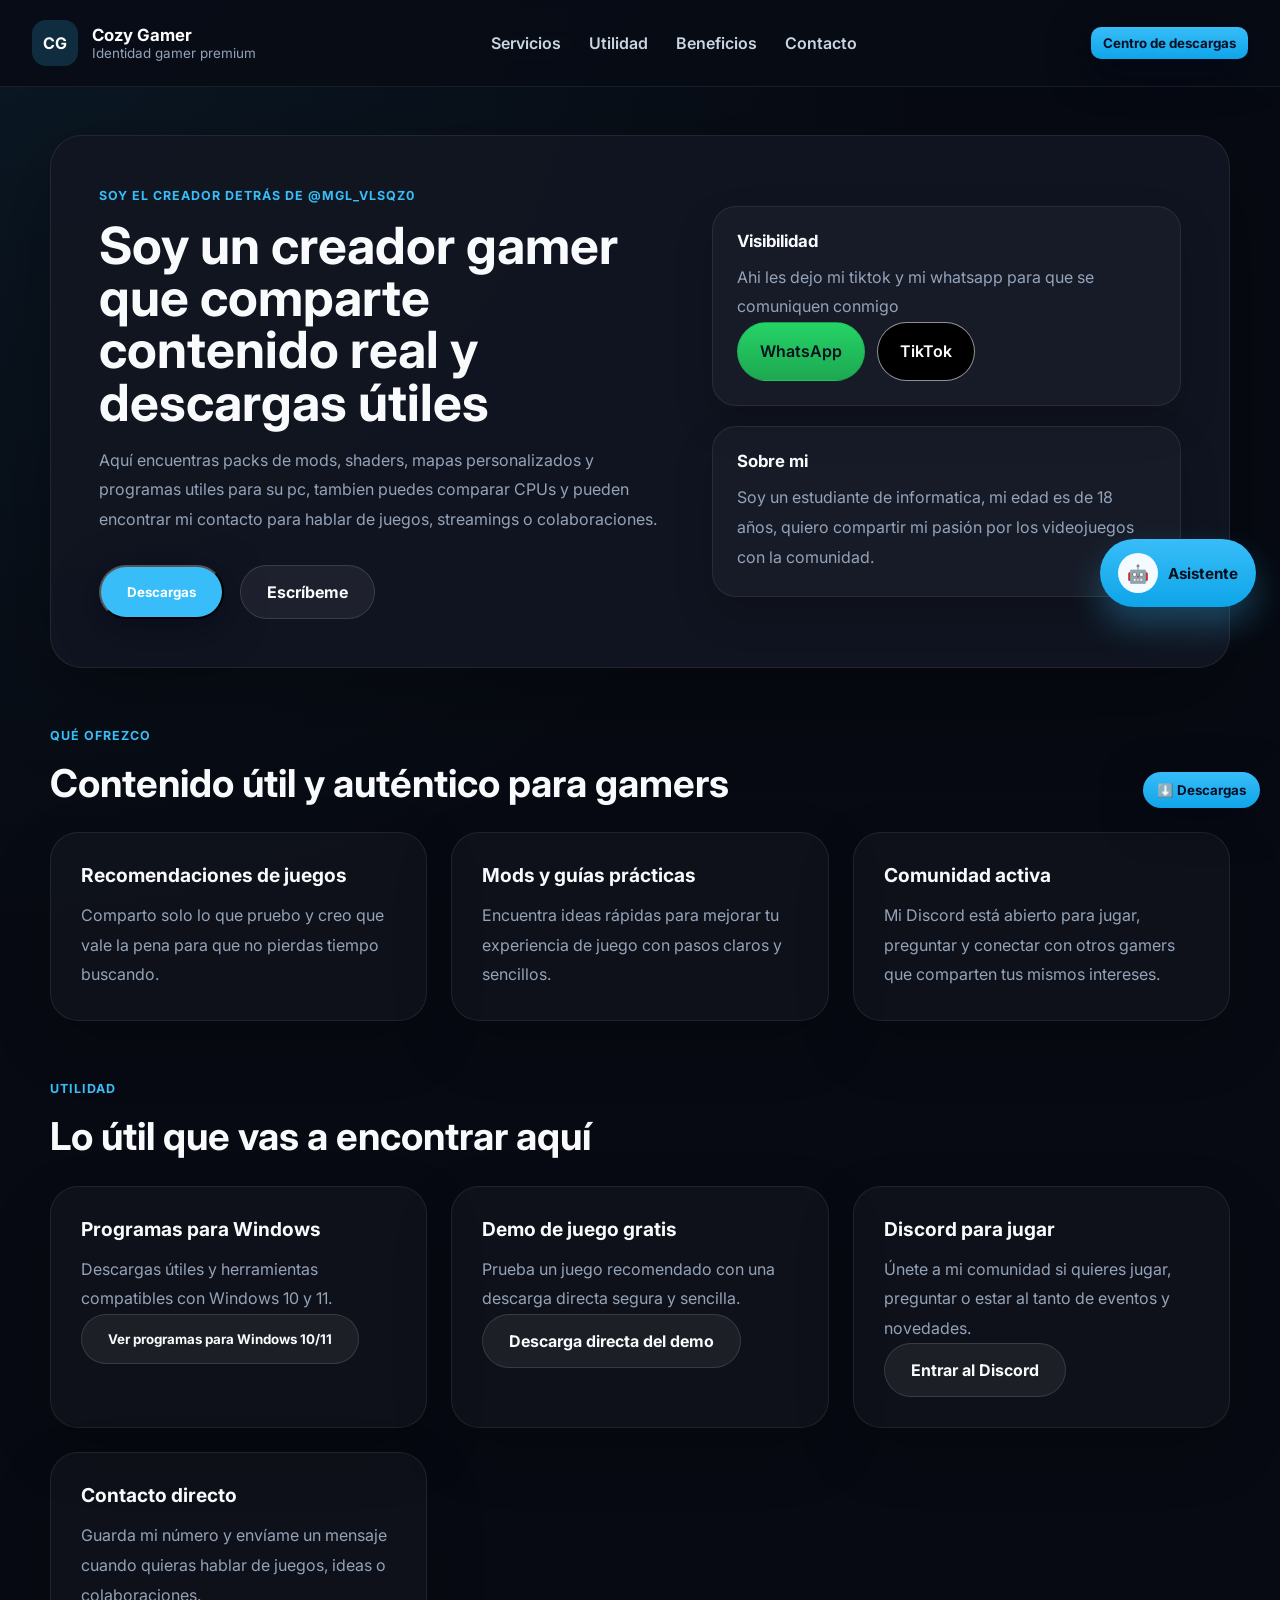
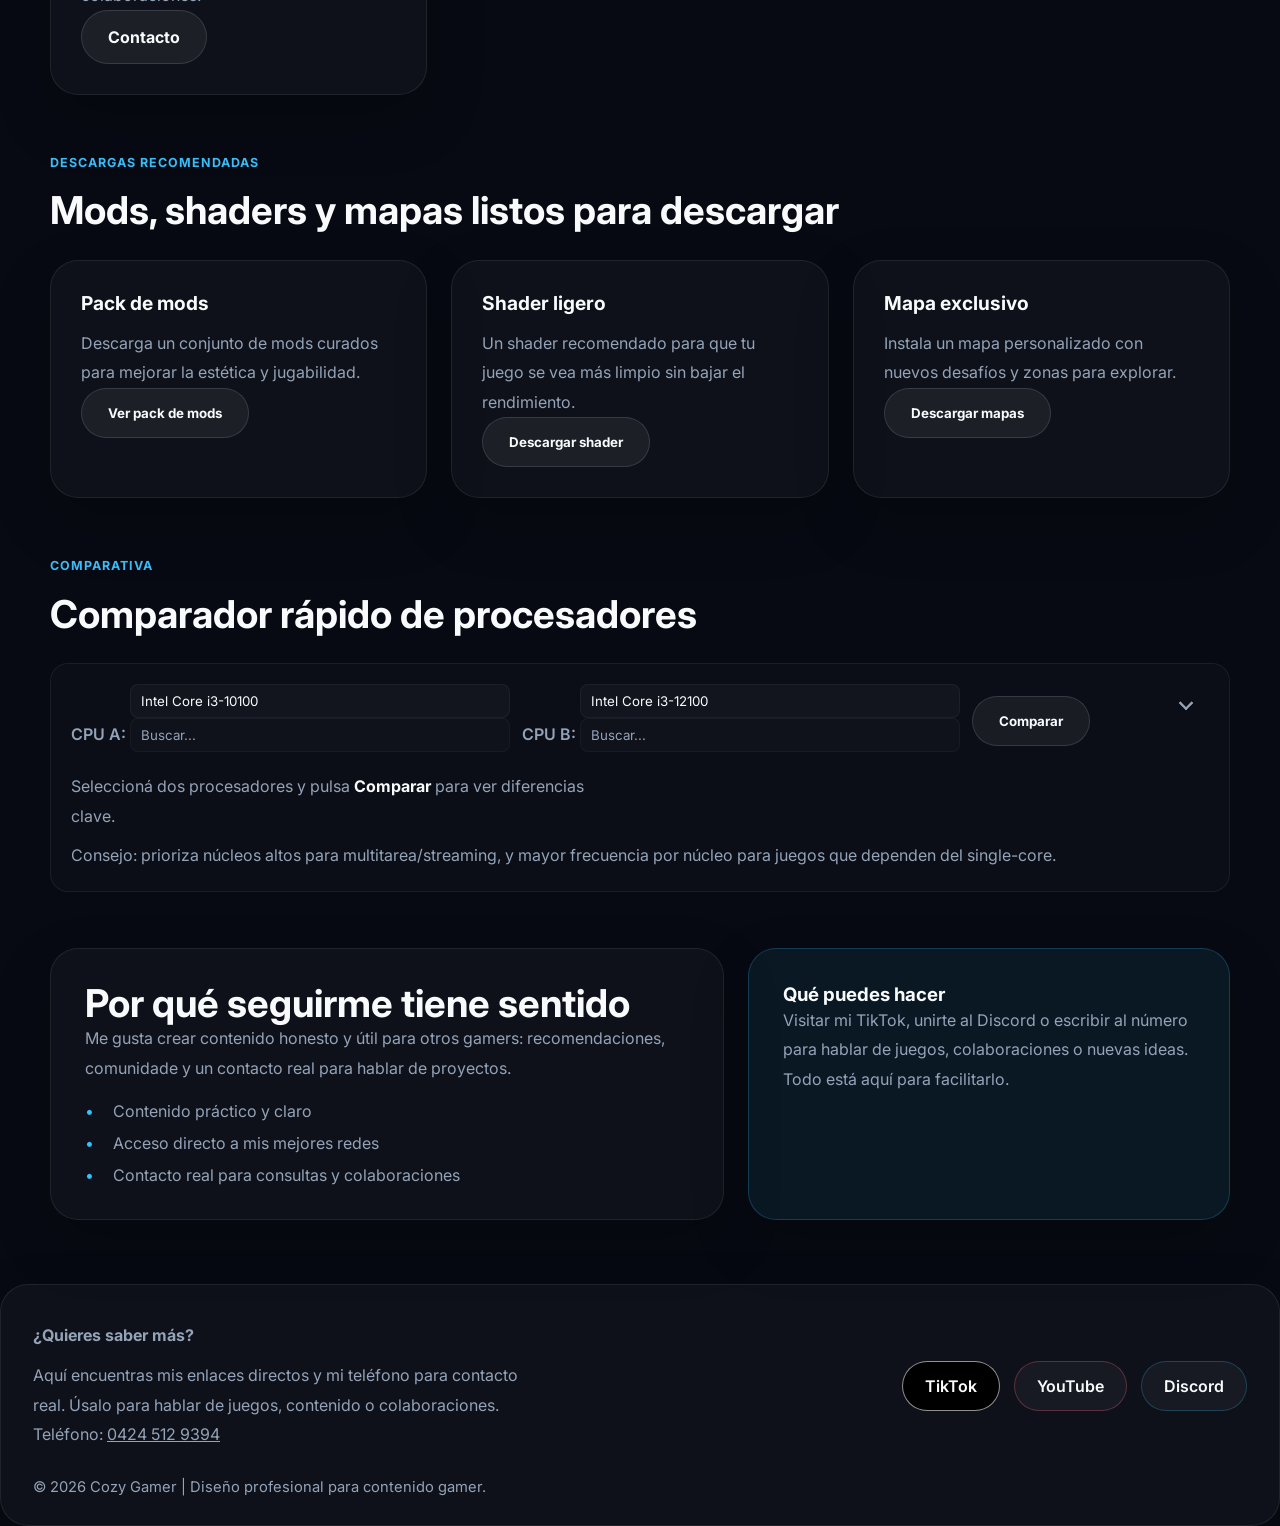
<file: Index.html>
<!DOCTYPE html>
<html lang="es">
<head>
    <meta charset="UTF-8">
    <meta name="viewport" content="width=device-width, initial-scale=1.0">
    <meta name="description" content="Cozy Gamer: un espacio personal para compartir juegos, mods y comunidad con estilo humano.">
    <title>Cozy Gamer | Contenido real para gamers</title>
    <link rel="stylesheet" href="https://fonts.googleapis.com/css2?family=Inter:wght@400;500;700&display=swap">
    <link rel="stylesheet" href="style.css">
    <script async src="https://pagead2.googlesyndication.com/pagead/js/adsbygoogle.js?client=ca-pub-1462428942642271"
     crossorigin="anonymous"></script>
        <!-- Open Graph / Social meta -->
        <meta property="og:title" content="Cozy Gamer | Contenido real para gamers" />
        <meta property="og:description" content="Packs, mods, shaders, mapas y herramientas para gamers. Descargas y comparativas." />
        <meta property="og:image" content="https://www.gamingpage.com/assets/og-image.svg" />
        <meta property="og:type" content="website" />
        <meta property="og:url" content="https://miguelvelasquez18.github.io/" />
        <meta name="twitter:card" content="summary_large_image" />
        <meta name="twitter:site" content="@mgl_vlsqz0" />
        <link rel="canonical" href="https://miguelvelasquez18.github.io/" />
        <link rel="icon" href="/favicon.ico" />

        <!-- Structured Data (JSON-LD) -->
        <script type="application/ld+json">
        {
            "@context": "https://schema.org",
            "@type": "Organization",
            "name": "Cozy Gamer",
            "url": "https://www.gamingpage.com/",
            "sameAs": [
                "https://www.tiktok.com/@mgl_vlsqz0",
                "https://www.youtube.com/",
                "https://discord.com/"
            ],
            "contactPoint": [{
                "@type": "ContactPoint",
                "telephone": "+584245129394",
                "contactType": "customer support",
                "areaServed": "VE",
                "availableLanguage": "es"
            }]
        }
        </script>
</head>
<body>

    <header class="topbar">
        <div class="brand-logo">
            <span class="brand-mark">CG</span>
            <div>
                <span class="logo-title">Cozy Gamer</span>
                <span class="logo-subtitle">Identidad gamer premium</span>
            </div>
        </div>
        <nav class="nav-links">
            <a href="#servicios">Servicios</a>
            <a href="#utilidad">Utilidad</a>
            <a href="#beneficios">Beneficios</a>
            <a href="#contacto">Contacto</a>
        </nav>
        <button id="topDownloadBtn" class="top-download">Centro de descargas</button>
    </header>

    <main class="site-wrapper">
        <section class="hero">
            <div class="hero-copy">
                <span class="eyebrow">Soy el creador detrás de @mgl_vlsqz0</span>
                <h1>Soy un creador gamer que comparte contenido real y descargas útiles</h1>
                <p class="hero-text">Aquí encuentras packs de mods, shaders, mapas personalizados y programas utiles para su pc, tambien puedes comparar CPUs y pueden encontrar mi contacto para hablar de juegos, streamings o colaboraciones.</p>
                <div class="hero-actions">
                    <button class="primary-btn" type="button" id="heroDownloadBtn">Descargas</button>
                    <a class="secondary-btn" href="https://wa.me/584245129394" target="_blank">Escríbeme</a>
                </div>
            </div>
            <div class="hero-stats">
                <div class="feature-card">
                    <strong>Visibilidad</strong>
                    <p>Ahi les dejo mi tiktok y mi whatsapp para que se comuniquen conmigo</p>
                    <p>
                        <a class="social-btn whatsapp-btn" href="https://wa.me/584245129394" target="_blank" rel="noopener noreferrer">WhatsApp</a>
                        <a class="social-btn tiktok-btn" href="https://www.tiktok.com/@mgl_vlsqz0" target="_blank" rel="noopener noreferrer" style="margin-left:8px;">TikTok</a>
                    </p>
                </div>
                <div class="feature-card">
                    <strong>Sobre mi</strong>
                    <p>Soy un estudiante de informatica, mi edad es de 18 años, quiero compartir mi pasión por los videojuegos con la comunidad.</p>
                </div>
            </div>
        </section>

        <section id="servicios" class="cards-section">
            <div class="section-header">
                <p class="section-label">Qué ofrezco</p>
                <h2>Contenido útil y auténtico para gamers</h2>
            </div>
            <div class="cards-grid">
                <article class="card">
                    <h3>Recomendaciones de juegos</h3>
                    <p>Comparto solo lo que pruebo y creo que vale la pena para que no pierdas tiempo buscando.</p>
                </article>
                <article class="card">
                    <h3>Mods y guías prácticas</h3>
                    <p>Encuentra ideas rápidas para mejorar tu experiencia de juego con pasos claros y sencillos.</p>
                </article>
                <article class="card">
                    <h3>Comunidad activa</h3>
                    <p>Mi Discord está abierto para jugar, preguntar y conectar con otros gamers que comparten tus mismos intereses.</p>
                </article>
            </div>
        </section>

        <section id="utilidad" class="cards-section">
            <div class="section-header">
                <p class="section-label">Utilidad</p>
                <h2>Lo útil que vas a encontrar aquí</h2>
            </div>
            <div class="cards-grid">
                <article class="card">
                    <h3>Programas para Windows</h3>
                    <p>Descargas útiles y herramientas compatibles con Windows 10 y 11.</p>
                    <button class="secondary-btn" type="button" onclick="openDownloads('windows','programas')">Ver programas para Windows 10/11</button>
                </article>
                <article class="card">
                    <h3>Demo de juego gratis</h3>
                    <p>Prueba un juego recomendado con una descarga directa segura y sencilla.</p>
                    <a class="secondary-btn" href="https://www.curseforge.com/minecraft/modpacks" target="_blank" rel="noopener noreferrer">Descarga directa del demo</a>
                </article>
                <article class="card">
                    <h3>Discord para jugar</h3>
                    <p>Únete a mi comunidad si quieres jugar, preguntar o estar al tanto de eventos y novedades.</p>
                    <a class="secondary-btn" href="#contacto">Entrar al Discord</a>
                </article>
                <article class="card">
                    <h3>Contacto directo</h3>
                    <p>Guarda mi número y envíame un mensaje cuando quieras hablar de juegos, ideas o colaboraciones.</p>
                    <a class="secondary-btn" href="#contacto">Contacto</a>
                </article>
            </div>
        </section>

        <section id="destacados" class="cards-section">
            <div class="section-header">
                <p class="section-label">Descargas recomendadas</p>
                <h2>Mods, shaders y mapas listos para descargar</h2>
            </div>
            <div class="cards-grid">
                <article class="card">
                    <h3>Pack de mods</h3>
                    <p>Descarga un conjunto de mods curados para mejorar la estética y jugabilidad.</p>
                    <button class="secondary-btn" type="button" onclick="openDownloads('java','mods')">Ver pack de mods</button>
                </article>
                <article class="card">
                    <h3>Shader ligero</h3>
                    <p>Un shader recomendado para que tu juego se vea más limpio sin bajar el rendimiento.</p>
                    <button class="secondary-btn" type="button" onclick="openDownloads('java','shaders')">Descargar shader</button>
                </article>
                <article class="card">
                    <h3>Mapa exclusivo</h3>
                    <p>Instala un mapa personalizado con nuevos desafíos y zonas para explorar.</p>
                    <button class="secondary-btn" type="button" onclick="openDownloads('java','mapas')">Descargar mapas</button>
                </article>
            </div>
        </section>

        <section id="comparativa" class="comparison-section cards-section">
            <div class="section-header">
                <p class="section-label">Comparativa</p>
                <h2>Comparador rápido de procesadores</h2>
            </div>
            <div class="compare-panel">
                <div class="compare-controls">
                    <label>CPU A:
                        <div class="custom-select" data-id="cpuA">
                            <button type="button" class="cs-toggle">Seleccione CPU A</button>
                            <ul class="cs-options" role="listbox"></ul>
                        </div>
                    </label>
                    <label>CPU B:
                        <div class="custom-select" data-id="cpuB">
                            <button type="button" class="cs-toggle">Seleccione CPU B</button>
                            <ul class="cs-options" role="listbox"></ul>
                        </div>
                    </label>
                    <button id="compareBtn" class="secondary-btn">Comparar</button>
                </div>
                <div id="compareResult" class="compare-result">
                    <p class="footer-text">Seleccioná dos procesadores y pulsa <strong>Comparar</strong> para ver diferencias clave.</p>
                </div>
                <p class="small-note">Consejo: prioriza núcleos altos para multitarea/streaming, y mayor frecuencia por núcleo para juegos que dependen del single-core.</p>
            </div>
        </section>

        <section id="beneficios" class="info-section">
            <div class="info-card">
                <h2>Por qué seguirme tiene sentido</h2>
                <p>Me gusta crear contenido honesto y útil para otros gamers: recomendaciones, comunidade y un contacto real para hablar de proyectos.</p>
                <ul>
                    <li>Contenido práctico y claro</li>
                    <li>Acceso directo a mis mejores redes</li>
                    <li>Contacto real para consultas y colaboraciones</li>
                </ul>
            </div>
            <div class="info-card highlight">
                <h3>Qué puedes hacer</h3>
                <p>Visitar mi TikTok, unirte al Discord o escribir al número para hablar de juegos, colaboraciones o nuevas ideas. Todo está aquí para facilitarlo.</p>
            </div>
        </section>
    </main>

    <footer id="contacto">
        <div class="footer-content">
            <div>
                <p class="footer-title">¿Quieres saber más?</p>
                <p class="footer-text">Aquí encuentras mis enlaces directos y mi teléfono para contacto real. Úsalo para hablar de juegos, contenido o colaboraciones.</p>
                <p class="footer-text">Teléfono: <a href="tel:+584245129394" class="footer-link">0424 512 9394</a></p>
            </div>
            <div class="social-links">
                <a href="https://www.tiktok.com/@mgl_vlsqz0" target="_blank" class="social-btn tiktok-btn">TikTok</a>
                <a href="#" class="social-btn youtube-btn">YouTube</a>
                <a href="#" class="social-btn discord-btn">Discord</a>
            </div>
        </div>
        <p class="footer-copy">© 2026 Cozy Gamer | Diseño profesional para contenido gamer.</p>
    </footer>

    <aside class="chat-widget">
        <button class="chat-toggle" aria-label="Abrir asistente robótico">
            <span class="robot-head">🤖</span>
            <span class="robot-label">Asistente</span>
        </button>
        <div class="chat-panel" aria-hidden="true">
            <div class="chat-header">
                <span>Asistente robot</span>
                <button class="chat-close" aria-label="Cerrar asistente">×</button>
            </div>
            <div class="chat-messages">
                <div class="chat-message bot">Hola, soy tu robot asistente. Pregunta lo que quieras sobre el sitio, TikTok, Discord o contacto.</div>
            </div>
            <form class="chat-form">
                <input type="text" placeholder="Escribe tu pregunta..." aria-label="Escribe tu pregunta" required>
                <button type="submit">Enviar</button>
            </form>
        </div>
    </aside>

    <!-- Descargas: botón flotante + modal -->
    <button class="download-btn" aria-label="Abrir centro de descargas">⬇️ Descargas</button>
    <div class="download-modal" aria-hidden="true">
        <div class="download-panel">
            <div class="download-header">
                <h3>Centro de descargas</h3>
                <button class="download-close" aria-label="Cerrar">×</button>
            </div>
            <div class="download-body">
                <div class="platform-toggle">
                    <button data-platform="java" class="plat active">Minecraft Java</button>
                    <button data-platform="bedrock" class="plat">Minecraft Bedrock</button>
                    <button data-platform="windows" class="plat">Windows 10/11</button>
                </div>
                <div class="download-list" id="downloadList">
                    <!-- populated by JS -->
                </div>
                <p class="small-note">Los enlaces son ejemplos. Reemplaza por tus archivos reales antes de publicar.</p>
            </div>
        </div>
    </div>

    <script>
        const chatToggle = document.querySelector('.chat-toggle');
        const chatPanel = document.querySelector('.chat-panel');
        const chatClose = document.querySelector('.chat-close');
        const chatForm = document.querySelector('.chat-form');
        const chatInput = chatForm.querySelector('input');
        const chatMessages = document.querySelector('.chat-messages');

        function addMessage(content, sender) {
            const message = document.createElement('div');
            message.className = 'chat-message ' + sender;
            message.textContent = content;
            chatMessages.appendChild(message);
            chatMessages.scrollTop = chatMessages.scrollHeight;
        }

        function getResponse(text) {
            const normalized = text.toLowerCase().trim();

            if (normalized.length === 0) {
                return 'Escribe algo para que te responda; puedo ayudarte sobre el sitio, redes o contacto.';
            }

            const answers = [];

            if (/\b(hola|buenas|hey|qué tal|buenos días|buenas tardes)\b/.test(normalized)) {
                answers.push('¡Hola! Soy el bot de bienvenida. Pregunta lo que quieras sobre el sitio, mis redes o cómo contactarme, y te respondo enseguida.');
            }
            if (/\b(tiktok|video|clip|contenido|reel|publicación|stories)\b/.test(normalized)) {
                answers.push('Mi TikTok es donde comparto videos cortos y recomendaciones. Está en el footer y en los botones principales.');
            }
            if (/\b(discord|comunidad|chat|servidor|grupo)\b/.test(normalized)) {
                answers.push('El Discord es el lugar de la comunidad. Usa el botón en el footer para unirte y charlar con gente que sigue mis contenidos.');
            }
            if (/\b(teléfono|celular|cel|contacto|llamar|whatsapp|número)\b/.test(normalized)) {
                answers.push('El número de contacto es 0424 512 9394. También puedes usar el enlace de llamada que está en el footer.');
            }
            if (/\b(servicio|servicios|proyecto|precio|oferta|trabajo|ayuda|sugerencia|mejorar|diseño)\b/.test(normalized)) {
                answers.push('Ofrezco ayuda para presentar tu contenido gamer con un diseño claro y directo. Si quieres, te sugiero mejoras específicas para la página.');
            }
            if (/\b(quién eres|quién sos|eres|soy|trabajas|nombre)\b/.test(normalized)) {
                answers.push('Soy el asistente virtual de esta página. Estoy aquí para ayudarte a encontrar la información sobre mis redes, comunidad y contacto.');
            }
            if (/\b(dónde|donde|ubicación|lugar|sitio|localización)\b/.test(normalized)) {
                answers.push('Esta página muestra mi perfil como creador: redes, comunidad y contacto. No hay una ubicación física aquí, solo los enlaces para seguirme y escribir.');
            }
            if (/\b(como|cómo|puedo|debo|necesito)\b/.test(normalized) && /\b(hacer|seguir|contactar|encontrar|llegar)\b/.test(normalized)) {
                answers.push('Puedes usar los botones y enlaces del sitio: TikTok para contenido, Discord para comunidad y el teléfono para contacto directo.');
            }
            if (/\b(ayuda|duda|pregunta|info|información|explicar)\b/.test(normalized)) {
                answers.push('Claro, puedo ayudarte. Pregunta con palabras como TikTok, Discord, teléfono o qué hace esta página.');
            }
            if (/\b(qué|que|cuál|como|cómo|por qué|porque|para qué)\b/.test(normalized) && /\b(hacer|sirve|significa|logo|botón|contacto|redes|tiktok|discord|teléfono|comunidad)\b/.test(normalized)) {
                answers.push('Esta página explica mi presencia online: TikTok para videos, Discord para comunidad y mi teléfono para contacto directo.');
            }

            if (answers.length > 0) {
                return answers.join(' ');
            }

            return 'Te respondo igual aunque no esté seguro de la pregunta exacta. Esta página sirve para mostrar mis redes, comunidad y contacto. ¿Quieres saber algo específico sobre TikTok, Discord o mi número?';
        }

        chatToggle.addEventListener('click', () => {
            chatPanel.classList.toggle('open');
            chatPanel.setAttribute('aria-hidden', String(!chatPanel.classList.contains('open')));
        });

        chatClose.addEventListener('click', () => {
            chatPanel.classList.remove('open');
            chatPanel.setAttribute('aria-hidden', 'true');
        });

        chatForm.addEventListener('submit', (event) => {
            event.preventDefault();
            const question = chatInput.value.trim();
            if (!question) return;
            addMessage(question, 'user');
            chatInput.value = '';
            setTimeout(() => {
                addMessage(getResponse(question), 'bot');
            }, 250);
        });
    </script>

    <script>
        // Comparador de procesadores - datos básicos (100 entradas)
        const cpus = {
            'Intel Core i3-10100': { cores: 4, threads: 8, base: '3.6 GHz', boost: '4.3 GHz', tdp: '65W', price: 'Baja', note: 'Opción económica para gaming básico' },
            'Intel Core i3-12100': { cores: 4, threads: 8, base: '3.3 GHz', boost: '4.3 GHz', tdp: '60W', price: 'Baja', note: 'Muy buen rendimiento single-core por precio' },
            'Intel Core i3-13100': { cores: 4, threads: 8, base: '3.4 GHz', boost: '4.5 GHz', tdp: '60W', price: 'Baja', note: 'Actualización pequeña sobre la generación anterior' },
            'Intel Core i5-10400': { cores: 6, threads: 12, base: '2.9 GHz', boost: '4.3 GHz', tdp: '65W', price: 'Media', note: 'Buen equilibrio costo/rendimiento' },
            'Intel Core i5-11400': { cores: 6, threads: 12, base: '2.6 GHz', boost: '4.4 GHz', tdp: '65W', price: 'Media', note: 'Rendimiento sólido en juegos' },
            'Intel Core i5-12400': { cores: 6, threads: 12, base: '2.5 GHz', boost: '4.4 GHz', tdp: '65W', price: 'Media', note: 'Excelente opción para gaming a buen precio' },
            'Intel Core i5-12600K': { cores: 10, threads: 16, base: '3.7 GHz', boost: '4.9 GHz', tdp: '125W', price: 'Alta', note: 'Buen rendimiento para juegos y multitarea' },
            'Intel Core i5-13600K': { cores: 14, threads: 20, base: '3.5 GHz', boost: '5.1 GHz', tdp: '125W', price: 'Alta', note: 'Gran rendimiento por núcleo y multi' },
            'Intel Core i7-10700K': { cores: 8, threads: 16, base: '3.8 GHz', boost: '5.1 GHz', tdp: '125W', price: 'Alta', note: 'Buen CPU para gaming y productividad' },
            'Intel Core i7-11700K': { cores: 8, threads: 16, base: '3.6 GHz', boost: '5.0 GHz', tdp: '125W', price: 'Alta', note: 'Rendimiento sólido en tareas mixtas' },
            'Intel Core i7-12700K': { cores: 12, threads: 20, base: '3.6 GHz', boost: '5.0 GHz', tdp: '125W', price: 'Alta', note: 'Excelente equilibrio para creadores y gamers' },
            'Intel Core i7-13700K': { cores: 16, threads: 24, base: '3.4 GHz', boost: '5.4 GHz', tdp: '125W', price: 'Muy alta', note: 'Muy buen rendimiento para edición y streaming' },
            'Intel Core i9-10900K': { cores: 10, threads: 20, base: '3.7 GHz', boost: '5.3 GHz', tdp: '125W', price: 'Muy alta', note: 'Alta potencia para gaming y tareas pesadas' },
            'Intel Core i9-11900K': { cores: 8, threads: 16, base: '3.5 GHz', boost: '5.3 GHz', tdp: '125W', price: 'Muy alta', note: 'Gran single-core aunque menos núcleos que competidores' },
            'Intel Core i9-12900K': { cores: 16, threads: 24, base: '3.2 GHz', boost: '5.2 GHz', tdp: '125W', price: 'Muy alta', note: 'Rendimiento tope de gama en su generación' },
            'Intel Core i9-13900K': { cores: 24, threads: 32, base: '3.0 GHz', boost: '5.8 GHz', tdp: '125W', price: 'Muy alta', note: 'Máximo rendimiento para gaming y edición' },
            'Intel Core i7-4790K': { cores: 4, threads: 8, base: '4.0 GHz', boost: '4.4 GHz', tdp: '88W', price: 'Baja', note: 'Procesador clásico que aún rinde en builds antiguos' },
            'Intel Core i5-4690K': { cores: 4, threads: 4, base: '3.5 GHz', boost: '3.9 GHz', tdp: '88W', price: 'Baja', note: 'Buen valor en sistemas legacy' },
            'Intel Core i3-3220': { cores: 2, threads: 4, base: '3.3 GHz', boost: 'N/A', tdp: '55W', price: 'Muy baja', note: 'Solo para tareas básicas' },
            'Intel Pentium G6400': { cores: 2, threads: 4, base: '4.0 GHz', boost: 'N/A', tdp: '58W', price: 'Muy baja', note: 'Opción ultra-económica para PC básicos' },
            'Intel Celeron G5900': { cores: 2, threads: 2, base: '3.4 GHz', boost: 'N/A', tdp: '58W', price: 'Muy baja', note: 'Uso muy básico y navegación' },
            'AMD Ryzen 3 3100': { cores: 4, threads: 8, base: '3.6 GHz', boost: '3.9 GHz', tdp: '65W', price: 'Baja', note: 'Buen punto de entrada para gaming económico' },
            'AMD Ryzen 3 3300X': { cores: 4, threads: 8, base: '3.8 GHz', boost: '4.3 GHz', tdp: '65W', price: 'Baja', note: 'Excelente rendimiento por su precio' },
            'AMD Ryzen 3 4100': { cores: 4, threads: 8, base: '3.8 GHz', boost: '4.0 GHz', tdp: '65W', price: 'Baja', note: 'Alternativa económica de 4 núcleos' },
            'AMD Ryzen 5 3600': { cores: 6, threads: 12, base: '3.6 GHz', boost: '4.2 GHz', tdp: '65W', price: 'Media', note: 'Clásico balance por precio y rendimiento' },
            'AMD Ryzen 5 3600X': { cores: 6, threads: 12, base: '3.8 GHz', boost: '4.4 GHz', tdp: '95W', price: 'Media', note: 'Mejor rendimiento que la versión no X' },
            'AMD Ryzen 5 5600X': { cores: 6, threads: 12, base: '3.7 GHz', boost: '4.6 GHz', tdp: '65W', price: 'Media', note: 'Excelente para juegos por núcleo fuerte' },
            'AMD Ryzen 5 5600': { cores: 6, threads: 12, base: '3.5 GHz', boost: '4.4 GHz', tdp: '65W', price: 'Media', note: 'Buena alternativa si el precio está abajo' },
            'AMD Ryzen 5 5500': { cores: 6, threads: 12, base: '3.6 GHz', boost: '4.2 GHz', tdp: '65W', price: 'Baja', note: 'Opción asequible para gaming' },
            'AMD Ryzen 5 7600X': { cores: 6, threads: 12, base: '4.7 GHz', boost: '5.3 GHz', tdp: '105W', price: 'Alta', note: 'Gran rendimiento moderno por núcleo' },
            'AMD Ryzen 7 3700X': { cores: 8, threads: 16, base: '3.6 GHz', boost: '4.4 GHz', tdp: '65W', price: 'Media', note: 'Muy equilibrado para streaming y juegos' },
            'AMD Ryzen 7 3800X': { cores: 8, threads: 16, base: '3.9 GHz', boost: '4.5 GHz', tdp: '105W', price: 'Media', note: 'Rinde bien en tareas multi-hilo' },
            'AMD Ryzen 7 5800X': { cores: 8, threads: 16, base: '3.8 GHz', boost: '4.7 GHz', tdp: '105W', price: 'Alta', note: 'Excelentes resultados en gaming y productividad' },
            'AMD Ryzen 7 5700G': { cores: 8, threads: 16, base: '3.8 GHz', boost: '4.6 GHz', tdp: '65W', price: 'Media', note: 'Incluye gráficos integrados decentes' },
            'AMD Ryzen 7 7700X': { cores: 8, threads: 16, base: '4.5 GHz', boost: '5.4 GHz', tdp: '105W', price: 'Muy alta', note: 'Rendimiento de nueva generación' },
            'AMD Ryzen 7 7700': { cores: 8, threads: 16, base: '3.8 GHz', boost: '5.3 GHz', tdp: '65W', price: 'Alta', note: 'Equilibrio energía/rendimiento' },
            'AMD Ryzen 7 7800X3D': { cores: 8, threads: 16, base: '4.2 GHz', boost: '5.0 GHz', tdp: '120W', price: 'Muy alta', note: 'Excelente para juegos por cache 3D' },
            'AMD Ryzen 9 3900X': { cores: 12, threads: 24, base: '3.8 GHz', boost: '4.6 GHz', tdp: '105W', price: 'Alta', note: 'Muy bueno para multi-hilo' },
            'AMD Ryzen 9 3950X': { cores: 16, threads: 32, base: '3.5 GHz', boost: '4.7 GHz', tdp: '105W', price: 'Muy alta', note: 'Rendimiento extremo de multi-hilo' },
            'AMD Ryzen 9 5900X': { cores: 12, threads: 24, base: '3.7 GHz', boost: '4.8 GHz', tdp: '105W', price: 'Muy alta', note: 'Excelente para creadores y gamers' },
            'AMD Ryzen 9 5950X': { cores: 16, threads: 32, base: '3.4 GHz', boost: '4.9 GHz', tdp: '105W', price: 'Muy alta', note: 'Top para productividad y render' },
            'AMD Ryzen 9 7900X': { cores: 12, threads: 24, base: '4.7 GHz', boost: '5.6 GHz', tdp: '170W', price: 'Muy alta', note: 'Alto rendimiento en nuevas plataformas' },
            'AMD Ryzen 9 7950X': { cores: 16, threads: 32, base: '4.5 GHz', boost: '5.7 GHz', tdp: '170W', price: 'Muy alta', note: 'Mejor opción para workstation y gaming extremo' },
            'AMD Threadripper 3960X': { cores: 24, threads: 48, base: '3.8 GHz', boost: '4.5 GHz', tdp: '280W', price: 'Muy alta', note: 'Orientado a trabajo profesional y render' },
            'AMD Threadripper 3970X': { cores: 32, threads: 64, base: '3.7 GHz', boost: '4.5 GHz', tdp: '280W', price: 'Muy alta', note: 'Potencia bruta para cargas pesadas' },
            'AMD Threadripper 3990X': { cores: 64, threads: 128, base: '2.9 GHz', boost: '4.3 GHz', tdp: '280W', price: 'Extrema', note: 'Para servidores y render masivo' },
            'Intel Xeon W-2295': { cores: 18, threads: 36, base: '3.0 GHz', boost: '4.6 GHz', tdp: '165W', price: 'Muy alta', note: 'Estación de trabajo profesional' },
            'Intel Xeon E-2276G': { cores: 6, threads: 12, base: '3.8 GHz', boost: '4.9 GHz', tdp: '80W', price: 'Alta', note: 'Servidores ligeros y estaciones de trabajo' },
            'Apple M1': { cores: 8, threads: 8, base: 'N/A', boost: 'N/A', tdp: 'En SoC', price: 'Alta', note: 'Excelente eficiencia en laptops y mini PCs' },
            'Apple M1 Pro': { cores: 10, threads: 10, base: 'N/A', boost: 'N/A', tdp: 'En SoC', price: 'Muy alta', note: 'Gran rendimiento en macOS' },
            'Apple M1 Max': { cores: 10, threads: 10, base: 'N/A', boost: 'N/A', tdp: 'En SoC', price: 'Extrema', note: 'Potencia para edición en Mac' },
            'Apple M2': { cores: 8, threads: 8, base: 'N/A', boost: 'N/A', tdp: 'En SoC', price: 'Alta', note: 'Siguiente generación con mejoras de eficiencia' },
            'Apple M2 Pro': { cores: 12, threads: 12, base: 'N/A', boost: 'N/A', tdp: 'En SoC', price: 'Muy alta', note: 'Rendimiento superior en macOS' },
            'Apple M2 Max': { cores: 12, threads: 12, base: 'N/A', boost: 'N/A', tdp: 'En SoC', price: 'Extrema', note: 'Tope de gama para profesionales en Mac' },
            'AMD Athlon 3000G': { cores: 2, threads: 4, base: '3.5 GHz', boost: 'N/A', tdp: '35W', price: 'Muy baja', note: 'Apto para PC muy económicos' },
            'Intel Core i5-9400F': { cores: 6, threads: 6, base: '2.9 GHz', boost: '4.1 GHz', tdp: '65W', price: 'Media', note: 'Buena opción si encuentras oferta' },
            'Intel Core i7-9700K': { cores: 8, threads: 8, base: '3.6 GHz', boost: '4.9 GHz', tdp: '95W', price: 'Alta', note: 'Rendimiento robusto en su época' },
            'AMD Ryzen 5 3400G': { cores: 4, threads: 8, base: '3.7 GHz', boost: '4.2 GHz', tdp: '65W', price: 'Baja', note: 'Incluye gráficos integrados Vega' },
            'AMD Ryzen 3 3200G': { cores: 4, threads: 4, base: '3.6 GHz', boost: '4.0 GHz', tdp: '65W', price: 'Baja', note: 'Para builds con gráficos integrados' },
            'Intel Core i9-9900K': { cores: 8, threads: 16, base: '3.6 GHz', boost: '5.0 GHz', tdp: '95W', price: 'Muy alta', note: 'Excelente single-core histórico' },
            'AMD EPYC 7742': { cores: 64, threads: 128, base: '2.25 GHz', boost: '3.4 GHz', tdp: '225W', price: 'Servidor', note: 'Para datacenters y cargas masivas' },
            'AMD EPYC 7452': { cores: 32, threads: 64, base: '2.35 GHz', boost: '3.35 GHz', tdp: '155W', price: 'Servidor', note: 'Orientado a servidores y virtualización' },
            'Intel Core i5-11600K': { cores: 6, threads: 12, base: '3.9 GHz', boost: '4.9 GHz', tdp: '125W', price: 'Media', note: 'Buen rendimiento para juegos' },
            'Intel Core i3-8100': { cores: 4, threads: 4, base: '3.6 GHz', boost: 'N/A', tdp: '65W', price: 'Baja', note: 'CPU económico de escritorio' },
            'Intel Core i7-8700K': { cores: 6, threads: 12, base: '3.7 GHz', boost: '4.7 GHz', tdp: '95W', price: 'Alta', note: 'Muy buen rendimiento general' },
            'Intel Core i9-9980XE': { cores: 18, threads: 36, base: '3.0 GHz', boost: '4.5 GHz', tdp: '165W', price: 'Extrema', note: 'Plataforma HEDT para trabajo intensivo' },
            'AMD Ryzen 5 2500X': { cores: 4, threads: 8, base: '3.6 GHz', boost: '4.0 GHz', tdp: '65W', price: 'Baja', note: 'Opción de generaciones anteriores' },
            'AMD Ryzen 7 2700X': { cores: 8, threads: 16, base: '3.7 GHz', boost: '4.3 GHz', tdp: '105W', price: 'Media', note: 'Gran opción para productividad en su momento' },
            'AMD Ryzen 9 3900XT': { cores: 12, threads: 24, base: '3.8 GHz', boost: '4.7 GHz', tdp: '105W', price: 'Alta', note: 'Rendimiento mejorado sobre 3900X' },
            'AMD Ryzen 9 5900': { cores: 12, threads: 24, base: '3.0 GHz', boost: '4.7 GHz', tdp: '65W', price: 'Alta', note: 'Versión con mejor eficiencia' },
            'Intel Core i5-13600': { cores: 14, threads: 20, base: '3.5 GHz', boost: '5.0 GHz', tdp: '125W', price: 'Alta', note: 'Buena relación rendimiento/precio' },
            'Intel Core i7-13650HX': { cores: 12, threads: 16, base: '3.5 GHz', boost: '5.0 GHz', tdp: 'Mobile', price: 'Muy alta', note: 'CPU portátil de alto rendimiento' },
            'Intel Core i9-13980HX': { cores: 24, threads: 32, base: '2.2 GHz', boost: '5.6 GHz', tdp: 'Mobile', price: 'Extrema', note: 'Tope de gama en portátiles' },
            'AMD Ryzen 7 6800HS': { cores: 8, threads: 16, base: '3.2 GHz', boost: '4.7 GHz', tdp: '35W', price: 'Alta', note: 'Excelente en laptops por eficiencia' },
            'AMD Ryzen 9 6900HS': { cores: 8, threads: 16, base: '3.3 GHz', boost: '4.9 GHz', tdp: '35W', price: 'Muy alta', note: 'Potencia y eficiencia en portátiles' },
            'Intel Core i5-12450H': { cores: 8, threads: 12, base: '2.7 GHz', boost: '4.4 GHz', tdp: 'Mobile', price: 'Media', note: 'Equilibrio para portátiles de juego' },
            'Intel Core i3-1215U': { cores: 6, threads: 8, base: '1.2 GHz', boost: '4.1 GHz', tdp: '15W', price: 'Baja', note: 'Procesador eficiente para laptops ultraligeras' },
            'AMD Ryzen 5 7640U': { cores: 8, threads: 12, base: '2.7 GHz', boost: '5.1 GHz', tdp: '15W', price: 'Alta', note: 'Muy eficiente y potente para ultrabooks' },
            'AMD Ryzen 7 7840U': { cores: 8, threads: 16, base: '3.3 GHz', boost: '5.1 GHz', tdp: '25W', price: 'Muy alta', note: 'Gran opción para portátiles premium' },
            'Qualcomm Snapdragon 8cx': { cores: 8, threads: 8, base: 'N/A', boost: 'N/A', tdp: 'SoC', price: 'Media', note: 'Enfocado a dispositivos ARM/Windows on ARM' },
            'MediaTek Kompanio 1300T': { cores: 8, threads: 8, base: 'N/A', boost: 'N/A', tdp: 'SoC', price: 'Baja', note: 'Procesador móvil/Tablet eficiente' },
            'Intel Core 2 Duo E8400': { cores: 2, threads: 2, base: '3.0 GHz', boost: 'N/A', tdp: '65W', price: 'Muy baja', note: 'Antiguo, solo para máquinas legacy' },
            'AMD FX-8350': { cores: 8, threads: 8, base: '4.0 GHz', boost: '4.2 GHz', tdp: '125W', price: 'Muy baja', note: 'Rendimiento multihilo de su época' },
            'Intel Pentium Gold G6600': { cores: 2, threads: 4, base: '4.2 GHz', boost: 'N/A', tdp: '58W', price: 'Muy baja', note: 'Útil para PC ofimáticos' },
            'Intel Atom x7-Z8750': { cores: 4, threads: 4, base: '1.6 GHz', boost: '2.56 GHz', tdp: '4W', price: 'Muy baja', note: 'Tablets y convertibles' },
            'AMD Ryzen Threadripper Pro 3955WX': { cores: 16, threads: 32, base: '3.9 GHz', boost: '4.3 GHz', tdp: '280W', price: 'Extrema', note: 'Workstation para productividad profesional' },
            'AMD Ryzen Threadripper Pro 3975WX': { cores: 32, threads: 64, base: '3.5 GHz', boost: '4.2 GHz', tdp: '280W', price: 'Extrema', note: 'Rendimiento para cargas muy pesadas' },
            'Intel Core i7-8550U': { cores: 4, threads: 8, base: '1.8 GHz', boost: '4.0 GHz', tdp: '15W', price: 'Baja', note: 'Portátiles ultraligeros de generaciones pasadas' },
            'Intel Core i5-8250U': { cores: 4, threads: 8, base: '1.6 GHz', boost: '3.4 GHz', tdp: '15W', price: 'Baja', note: 'Buen rendimiento en laptops económicos' },
            'AMD Ryzen 5 PRO 4650G': { cores: 6, threads: 12, base: '3.7 GHz', boost: '4.2 GHz', tdp: '65W', price: 'Media', note: 'Soporte PRO para empresas' },
            'Intel Core i3-8109U': { cores: 2, threads: 4, base: '3.0 GHz', boost: '3.6 GHz', tdp: '28W', price: 'Baja', note: 'Chromebooks y portátiles compactos' },
            'AMD Ryzen 3 5300G': { cores: 4, threads: 8, base: '4.0 GHz', boost: '4.2 GHz', tdp: '65W', price: 'Baja', note: 'Gráficos integrados suficientes para eSports ligeros' },
            'Intel Core i7-1165G7': { cores: 4, threads: 8, base: '2.8 GHz', boost: '4.7 GHz', tdp: '28W', price: 'Alta', note: 'Buen rendimiento en ultrabooks' },
            'Intel Core i9-10980XE': { cores: 18, threads: 36, base: '3.0 GHz', boost: '4.6 GHz', tdp: '165W', price: 'Extrema', note: 'Plataforma HEDT para tareas pesadas' },
            'AMD Ryzen 7 2700': { cores: 8, threads: 16, base: '3.2 GHz', boost: '4.1 GHz', tdp: '65W', price: 'Baja', note: 'Buena opción de segunda mano' },
            'Intel Core i5-2500K': { cores: 4, threads: 4, base: '3.3 GHz', boost: '3.7 GHz', tdp: '95W', price: 'Muy baja', note: 'Classic overclockable' },
            'Intel Core i7-2600K': { cores: 4, threads: 8, base: '3.4 GHz', boost: '3.8 GHz', tdp: '95W', price: 'Muy baja', note: 'Aún una referencia para overclock' },
            'AMD Phenom II X6 1100T': { cores: 6, threads: 6, base: '3.3 GHz', boost: '3.7 GHz', tdp: '125W', price: 'Muy baja', note: 'Antiguo, usado en PCs legacy' },
            'AMD Ryzen 5 1600': { cores: 6, threads: 12, base: '3.2 GHz', boost: '3.6 GHz', tdp: '65W', price: 'Muy baja', note: 'Buena base para overclock barato' },
            'Intel Core i9-14900K': { cores: 24, threads: 32, base: '3.2 GHz', boost: '6.0 GHz', tdp: '125W', price: 'Extrema', note: 'Última generación con alto rendimiento' }
        };

        function filterOptions(wrapper, query) {
            const q = String(query || '').toLowerCase();
            wrapper.querySelectorAll('.cs-option').forEach(li => {
                const text = li.textContent.toLowerCase();
                li.style.display = text.includes(q) ? '' : 'none';
            });
        }

        function populateCPUSelectors() {
            const custom = document.querySelectorAll('.custom-select');
            const names = Object.keys(cpus);
            custom.forEach((wrapper, idx) => {
                const list = wrapper.querySelector('.cs-options');
                list.innerHTML = '';
                // create search input if not present
                let search = wrapper.querySelector('.cs-search');
                if (!search) {
                    search = document.createElement('input');
                    search.type = 'search';
                    search.className = 'cs-search';
                    search.placeholder = 'Buscar...';
                    wrapper.insertBefore(search, list);
                }
                names.forEach(name => {
                    const li = document.createElement('li');
                    li.className = 'cs-option';
                    li.setAttribute('role', 'option');
                    li.dataset.value = name;
                    li.textContent = name;
                    list.appendChild(li);
                });
                // hook search input
                search.addEventListener('input', (e) => filterOptions(wrapper, e.target.value));
                // set default selection
                const toggle = wrapper.querySelector('.cs-toggle');
                const defaultIndex = idx === 0 ? 0 : 1;
                const defaultName = names[defaultIndex] || names[0];
                wrapper.dataset.selected = defaultName;
                if (toggle) toggle.textContent = defaultName;
            });
        }

        function compareSelected() {
            const a = document.querySelector('.custom-select[data-id="cpuA"]').dataset.selected;
            const b = document.querySelector('.custom-select[data-id="cpuB"]').dataset.selected;
            if (!a || !b) return;
            const infoA = cpus[a];
            const infoB = cpus[b];
            const container = document.getElementById('compareResult');
            const html = `
                <table class="compare-table">
                    <thead><tr><th>Característica</th><th>${a}</th><th>${b}</th></tr></thead>
                    <tbody>
                        <tr><td>Núcleos / Hilos</td><td>${infoA.cores} / ${infoA.threads}</td><td>${infoB.cores} / ${infoB.threads}</td></tr>
                        <tr><td>Frecuencia base</td><td>${infoA.base}</td><td>${infoB.base}</td></tr>
                        <tr><td>Boost</td><td>${infoA.boost}</td><td>${infoB.boost}</td></tr>
                        <tr><td>TDP</td><td>${infoA.tdp}</td><td>${infoB.tdp}</td></tr>
                        <tr><td>Precio (indicativo)</td><td>${infoA.price}</td><td>${infoB.price}</td></tr>
                        <tr><td>Recomendado para</td><td>${infoA.note}</td><td>${infoB.note}</td></tr>
                    </tbody>
                </table>
            `;
            container.innerHTML = html;
            // simple recommendation
            const recomendacion = document.createElement('p');
            recomendacion.className = 'footer-text';
            if (infoA.cores > infoB.cores) {
                recomendacion.textContent = `${a} ofrece más núcleos: mejor para multitarea y streaming.`;
            } else if (infoA.cores < infoB.cores) {
                recomendacion.textContent = `${b} ofrece más núcleos: mejor para multitarea y streaming.`;
            } else {
                // compare boost
                if (parseFloat(infoA.boost) > parseFloat(infoB.boost)) {
                    recomendacion.textContent = `${a} tiene mejor frecuencia de boost: puede rendir más en juegos single-core.`;
                } else {
                    recomendacion.textContent = `${b} tiene mejor frecuencia de boost: puede rendir más en juegos single-core.`;
                }
            }
            container.appendChild(recomendacion);
        }

        function initComparator() {
            try {
                populateCPUSelectors();
                const btn = document.getElementById('compareBtn');
                if (btn) btn.addEventListener('click', compareSelected);
                // custom select behavior: toggle and choose
                document.addEventListener('click', (ev) => {
                    const sel = ev.target.closest('.custom-select');
                    // close others when clicking outside
                    document.querySelectorAll('.custom-select.open').forEach(w => {
                        if (w !== sel) w.classList.remove('open');
                    });
                    if (!sel) return;
                    const wrapper = sel;
                    if (ev.target.classList.contains('cs-toggle')) {
                        wrapper.classList.toggle('open');
                    } else if (ev.target.classList.contains('cs-option')) {
                        const value = ev.target.dataset.value;
                        wrapper.dataset.selected = value;
                        const toggle = wrapper.querySelector('.cs-toggle');
                        if (toggle) toggle.textContent = value;
                        wrapper.classList.remove('open');
                    }
                });
                // close on escape
                document.addEventListener('keydown', (e) => { if (e.key === 'Escape') document.querySelectorAll('.custom-select.open').forEach(w => w.classList.remove('open')); });
            } catch (e) {
                console.error('Error inicializando comparador:', e);
            }
        }

        if (document.readyState === 'loading') {
            document.addEventListener('DOMContentLoaded', initComparator);
        } else {
            initComparator();
        }

        // Descargas: datos y control del modal
        const downloads = {
            java: {
                mods: { name: 'Mods (Java) - CurseForge', url: 'https://www.curseforge.com/minecraft/modpacks' },
                mapas: [
                    { name: 'One Brock', url: 'https://zonacraft.net/oneblock-mapa/' },
                    { name: 'Skyblock', url: 'https://zonacraft.net/skyblock-classic-edition-mapa/' }
                    // puedes enviarme más URLs y las agrego aquí
                ],
                shaders: { name: 'Shaders (Java) - Sildur / SEUS', url: 'https://sildurs-shaders.github.io/' },
                recursos: [
                    { name: 'Faithful', url: 'https://zonacraft.net/faithful-64x-texture-pack/' }
                ],
                otros: { name: 'Herramientas y loaders (Fabric/Forge)', url: 'https://fabricmc.net/' }
            },
            bedrock: {
                mods: { name: 'Add-ons / Mods (Bedrock) - MCPEDL', url: 'https://mcpedl.com/category/addons/' },
                mapas: { name: 'Mapas (Bedrock) - MCPEDL', url: 'https://mcpedl.com/category/maps/' },
                shaders: { name: 'Shaders (Bedrock)', url: 'https://mcpedl.com/category/shader-packs/' },
                recursos: { name: 'Packs de recursos (Bedrock)', url: 'https://mcpedl.com/category/texture-packs/' },
                otros: { name: 'Otras herramientas (Bedrock)', url: 'https://mcpedl.com/' }
            }
            ,
            windows: {
                programas: [
                    { name: 'Ninite (instalador seguro de múltiples apps)', url: 'https://ninite.com/' },
                    { name: 'Snappy Driver Installer (drivers)', url: 'https://sdi-tool.org/' },
                    { name: 'BleachBit (limpieza y optimización)', url: 'https://www.bleachbit.org/' }
                ]
            }
        };

        function openDownloads(platform = 'java', category = null) {
            const modal = document.querySelector('.download-modal');
            const panel = document.getElementById('downloadList');
            panel.innerHTML = '';
            const data = downloads[platform] || downloads.java;

            // Ajustar visibilidad de las pestañas de plataforma: si abrimos desde Windows, ocultar Java/Bedrock
            const platformToggle = document.querySelector('.platform-toggle');
            if (platformToggle) {
                platformToggle.querySelectorAll('.plat').forEach(btn => {
                    if (platform === 'windows') {
                        // Mostrar sólo Windows
                        btn.style.display = btn.dataset.platform === 'windows' ? '' : 'none';
                        btn.classList.toggle('active', btn.dataset.platform === 'windows');
                    } else {
                        // Mostrar sólo Java y Bedrock cuando no es la vista Windows
                        const show = btn.dataset.platform === 'java' || btn.dataset.platform === 'bedrock';
                        btn.style.display = show ? '' : 'none';
                        btn.classList.toggle('active', btn.dataset.platform === platform);
                    }
                });
            }

            function renderItem(titleText, linksArr) {
                const item = document.createElement('div'); item.className = 'download-item';
                const title = document.createElement('h4'); title.textContent = titleText; item.appendChild(title);
                const desc = document.createElement('p'); desc.textContent = 'Descarga directa. Sigue las instrucciones de instalación incluidas.'; item.appendChild(desc);
                const links = document.createElement('div'); links.className = 'download-links';
                linksArr.forEach(l => {
                    const a = document.createElement('a'); a.href = l.url; a.target = '_blank'; a.rel = 'noopener noreferrer'; a.textContent = l.name || 'Descargar';
                    links.appendChild(a);
                });
                item.appendChild(links);
                panel.appendChild(item);
            }

            function displayName(key) {
                const map = {
                    mapas: 'Mapas',
                    mods: 'Mods',
                    shaders: 'Shaders',
                    recursos: 'Packs de recursos',
                    otros: 'Otras herramientas',
                    programas: 'Programas (Windows 10/11)'
                };
                return map[key] || key;
            }

            if (category) {
                const cat = data[category];
                if (!cat) {
                    // fallback: show all
                    Object.keys(data).forEach(key => {
                        const entry = data[key];
                        if (Array.isArray(entry)) renderItem(displayName(key), entry);
                        else renderItem(entry.name || displayName(key), [entry]);
                    });
                } else {
                    if (Array.isArray(cat)) {
                        renderItem(displayName(category), cat);
                    } else {
                        renderItem(cat.name || displayName(category), [cat]);
                    }
                }
            } else {
                Object.keys(data).forEach(key => {
                    const entry = data[key];
                    if (Array.isArray(entry)) renderItem(displayName(key), entry);
                    else renderItem(entry.name || displayName(key), [entry]);
                });
            }

            modal.classList.add('open');
            modal.setAttribute('aria-hidden', 'false');
        }

        const dBtn = document.querySelector('.download-btn'); if (dBtn) dBtn.addEventListener('click', () => openDownloads('java'));
        const topBtn = document.getElementById('topDownloadBtn'); if (topBtn) topBtn.addEventListener('click', () => openDownloads('java'));
        const heroBtn = document.getElementById('heroDownloadBtn'); if (heroBtn) heroBtn.addEventListener('click', () => openDownloads('java'));
        document.querySelector('.download-close').addEventListener('click', () => { document.querySelector('.download-modal').classList.remove('open'); document.querySelector('.download-modal').setAttribute('aria-hidden','true'); });
        document.querySelectorAll('.platform-toggle .plat').forEach(btn => {
            btn.addEventListener('click', (e) => {
                document.querySelectorAll('.platform-toggle .plat').forEach(b => b.classList.remove('active'));
                btn.classList.add('active');
                const plat = btn.dataset.platform;
                openDownloads(plat);
            });
        });
        // close modal when clicking overlay
        document.querySelector('.download-modal').addEventListener('click', (e) => { if (e.target.classList.contains('download-modal')) { document.querySelector('.download-modal').classList.remove('open'); document.querySelector('.download-modal').setAttribute('aria-hidden','true'); } });
    </script>
</body>
</html>
</file>
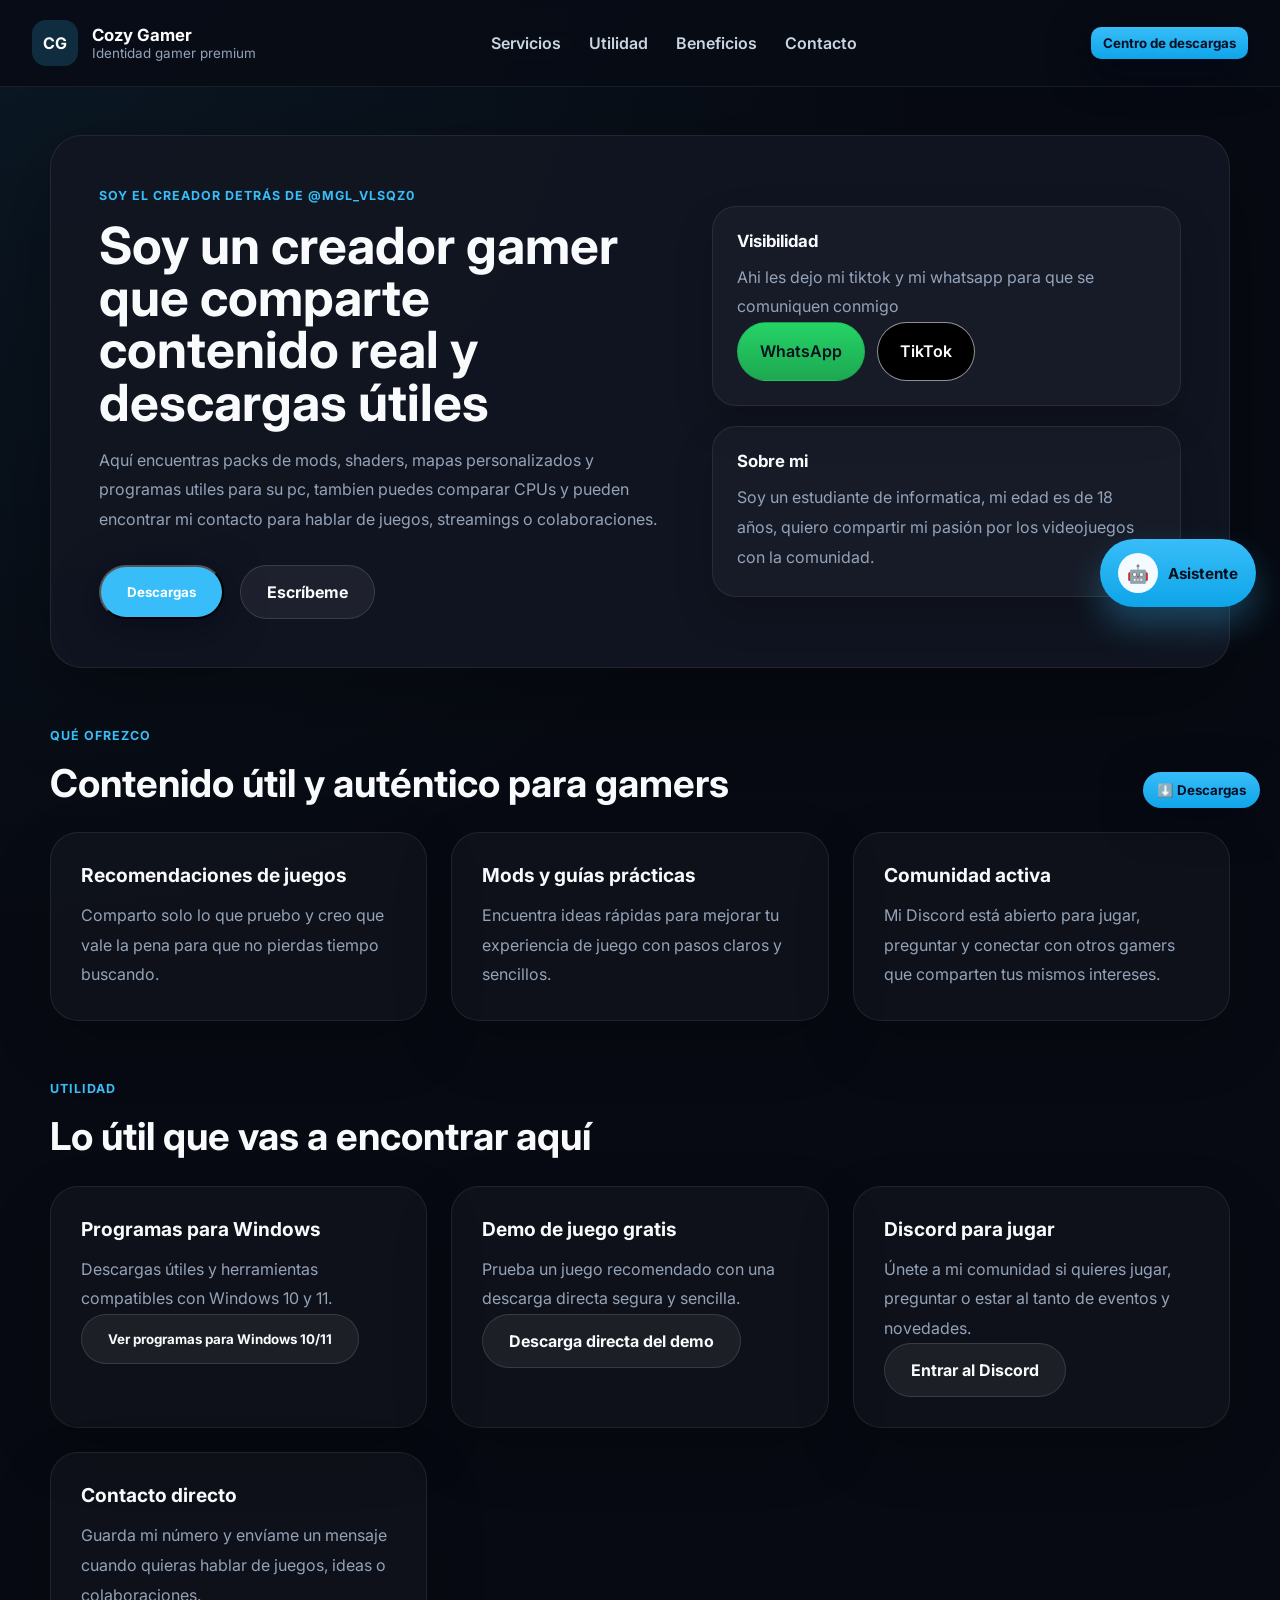
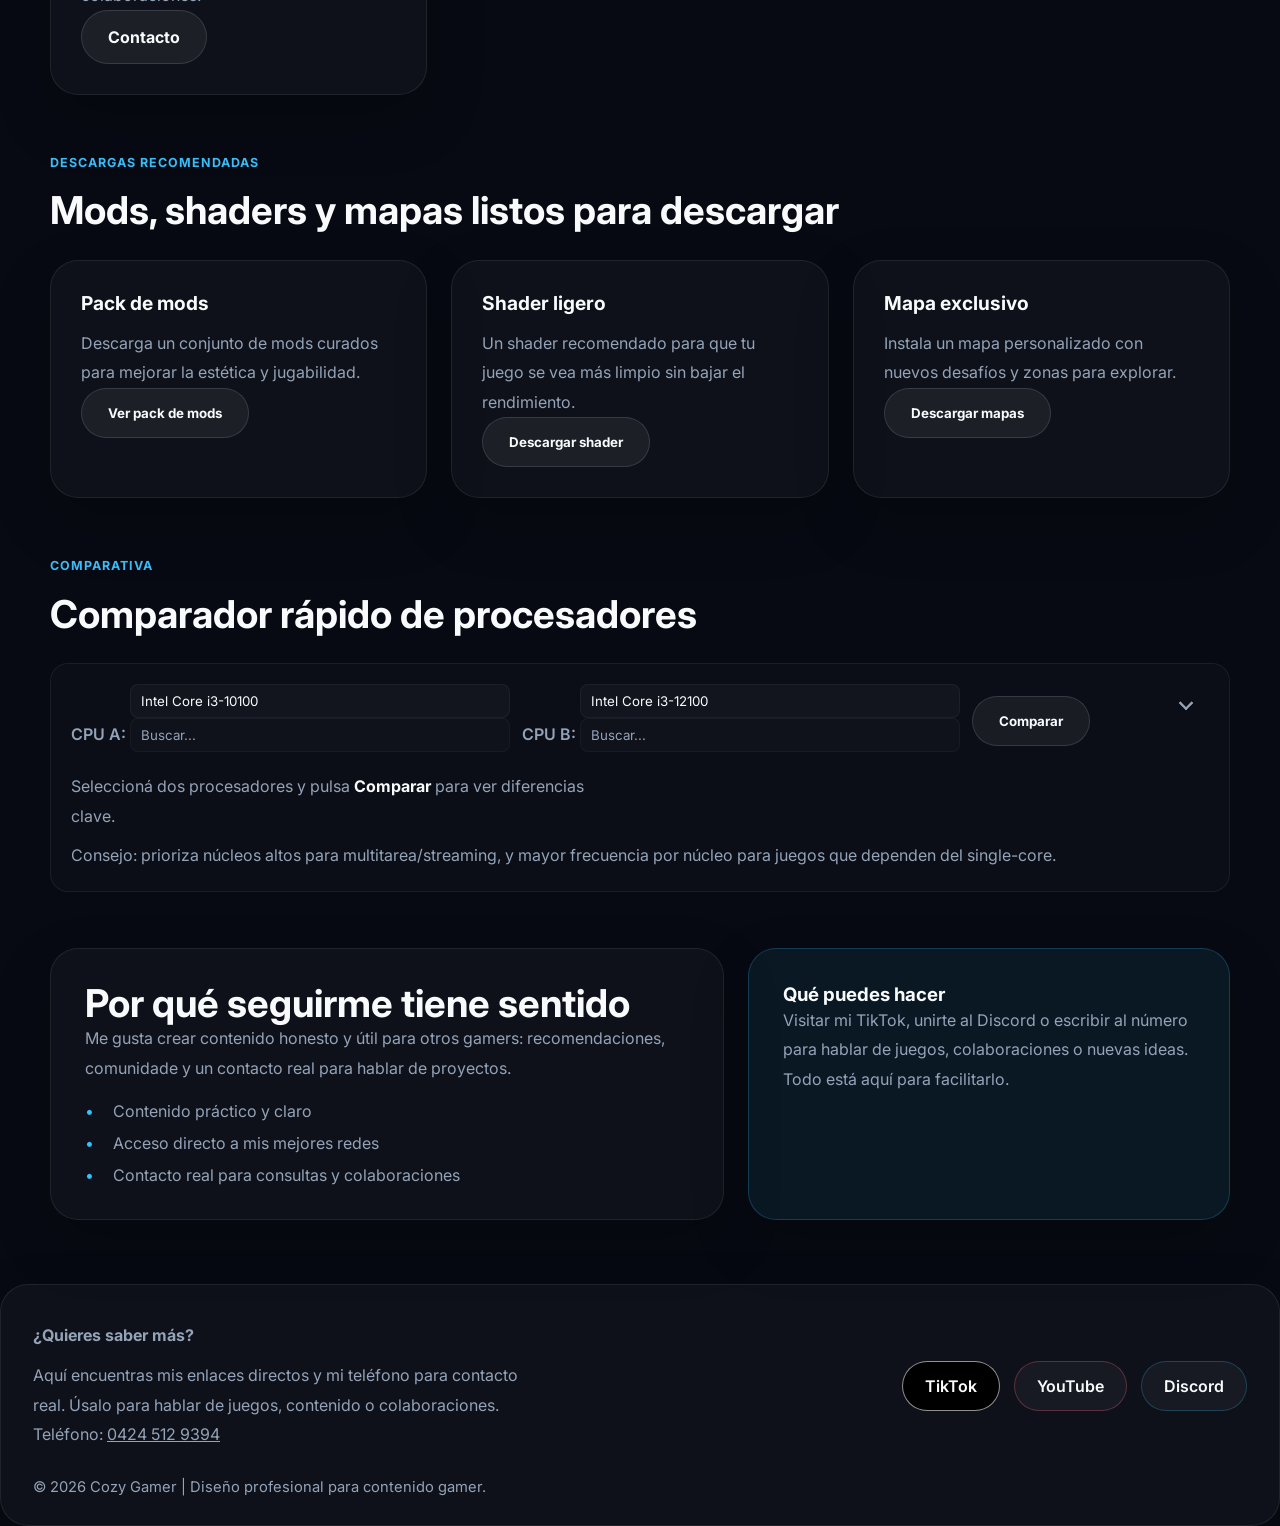
<file: index.html>
<!DOCTYPE html>
<html lang="es">
<head>
    <meta charset="UTF-8">
    <meta name="viewport" content="width=device-width, initial-scale=1.0">
    <meta name="description" content="Cozy Gamer: un espacio personal para compartir juegos, mods y comunidad con estilo humano.">
    <title>Cozy Gamer | Contenido real para gamers</title>
    <link rel="stylesheet" href="https://fonts.googleapis.com/css2?family=Inter:wght@400;500;700&display=swap">
    <link rel="stylesheet" href="style.css">
    <script async src="https://pagead2.googlesyndication.com/pagead/js/adsbygoogle.js?client=ca-pub-7920698484376471"
     crossorigin="anonymous"></script>
        <!-- Open Graph / Social meta -->
        <meta property="og:title" content="Cozy Gamer | Contenido real para gamers" />
        <meta property="og:description" content="Packs, mods, shaders, mapas y herramientas para gamers. Descargas y comparativas." />
        <meta property="og:image" content="https://www.gamingpage.com/assets/og-image.svg" />
        <meta property="og:type" content="website" />
        <meta property="og:url" content="https://miguelvelasquez18.github.io/" />
        <meta name="twitter:card" content="summary_large_image" />
        <meta name="twitter:site" content="@mgl_vlsqz0" />
        <link rel="canonical" href="https://miguelvelasquez18.github.io/" />
        <link rel="icon" href="/favicon.ico" />

        <!-- Structured Data (JSON-LD) -->
        <script type="application/ld+json">
        {
            "@context": "https://schema.org",
            "@type": "Organization",
            "name": "Cozy Gamer",
            "url": "https://www.gamingpage.com/",
            "sameAs": [
                "https://www.tiktok.com/@mgl_vlsqz0",
                "https://www.youtube.com/",
                "https://discord.com/"
            ],
            "contactPoint": [{
                "@type": "ContactPoint",
                "telephone": "+584245129394",
                "contactType": "customer support",
                "areaServed": "VE",
                "availableLanguage": "es"
            }]
        }
        </script>
</head>
<body>

    <header class="topbar">
        <div class="brand-logo">
            <span class="brand-mark">CG</span>
            <div>
                <span class="logo-title">Cozy Gamer</span>
                <span class="logo-subtitle">Identidad gamer premium</span>
            </div>
        </div>
        <nav class="nav-links">
            <a href="#servicios">Servicios</a>
            <a href="#utilidad">Utilidad</a>
            <a href="#beneficios">Beneficios</a>
            <a href="#contacto">Contacto</a>
        </nav>
        <button id="topDownloadBtn" class="top-download">Centro de descargas</button>
    </header>

    <main class="site-wrapper">
        <section class="hero">
            <div class="hero-copy">
                <span class="eyebrow">Soy el creador detrás de @mgl_vlsqz0</span>
                <h1>Soy un creador gamer que comparte contenido real y descargas útiles</h1>
                <p class="hero-text">Aquí encuentras packs de mods, shaders, mapas personalizados y programas utiles para su pc, tambien puedes comparar CPUs y pueden encontrar mi contacto para hablar de juegos, streamings o colaboraciones.</p>
                <div class="hero-actions">
                    <button class="primary-btn" type="button" id="heroDownloadBtn">Descargas</button>
                    <a class="secondary-btn" href="https://wa.me/584245129394" target="_blank">Escríbeme</a>
                </div>
            </div>
            <div class="hero-stats">
                <div class="feature-card">
                    <strong>Visibilidad</strong>
                    <p>Ahi les dejo mi tiktok y mi whatsapp para que se comuniquen conmigo</p>
                    <p>
                        <a class="social-btn whatsapp-btn" href="https://wa.me/584245129394" target="_blank" rel="noopener noreferrer">WhatsApp</a>
                        <a class="social-btn tiktok-btn" href="https://www.tiktok.com/@mgl_vlsqz0" target="_blank" rel="noopener noreferrer" style="margin-left:8px;">TikTok</a>
                    </p>
                </div>
                <div class="feature-card">
                    <strong>Sobre mi</strong>
                    <p>Soy un estudiante de informatica, mi edad es de 18 años, quiero compartir mi pasión por los videojuegos con la comunidad.</p>
                </div>
            </div>
        </section>

        <section id="servicios" class="cards-section">
            <div class="section-header">
                <p class="section-label">Qué ofrezco</p>
                <h2>Contenido útil y auténtico para gamers</h2>
            </div>
            <div class="cards-grid">
                <article class="card">
                    <h3>Recomendaciones de juegos</h3>
                    <p>Comparto solo lo que pruebo y creo que vale la pena para que no pierdas tiempo buscando.</p>
                </article>
                <article class="card">
                    <h3>Mods y guías prácticas</h3>
                    <p>Encuentra ideas rápidas para mejorar tu experiencia de juego con pasos claros y sencillos.</p>
                </article>
                <article class="card">
                    <h3>Comunidad activa</h3>
                    <p>Mi Discord está abierto para jugar, preguntar y conectar con otros gamers que comparten tus mismos intereses.</p>
                </article>
            </div>
        </section>

        <section id="utilidad" class="cards-section">
            <div class="section-header">
                <p class="section-label">Utilidad</p>
                <h2>Lo útil que vas a encontrar aquí</h2>
            </div>
            <div class="cards-grid">
                <article class="card">
                    <h3>Programas para Windows</h3>
                    <p>Descargas útiles y herramientas compatibles con Windows 10 y 11.</p>
                    <button class="secondary-btn" type="button" onclick="openDownloads('windows','programas')">Ver programas para Windows 10/11</button>
                </article>
                <article class="card">
                    <h3>Demo de juego gratis</h3>
                    <p>Prueba un juego recomendado con una descarga directa segura y sencilla.</p>
                    <a class="secondary-btn" href="https://www.curseforge.com/minecraft/modpacks" target="_blank" rel="noopener noreferrer">Descarga directa del demo</a>
                </article>
                <article class="card">
                    <h3>Discord para jugar</h3>
                    <p>Únete a mi comunidad si quieres jugar, preguntar o estar al tanto de eventos y novedades.</p>
                    <a class="secondary-btn" href="#contacto">Entrar al Discord</a>
                </article>
                <article class="card">
                    <h3>Contacto directo</h3>
                    <p>Guarda mi número y envíame un mensaje cuando quieras hablar de juegos, ideas o colaboraciones.</p>
                    <a class="secondary-btn" href="#contacto">Contacto</a>
                </article>
            </div>
        </section>

        <section id="destacados" class="cards-section">
            <div class="section-header">
                <p class="section-label">Descargas recomendadas</p>
                <h2>Mods, shaders y mapas listos para descargar</h2>
            </div>
            <div class="cards-grid">
                <article class="card">
                    <h3>Pack de mods</h3>
                    <p>Descarga un conjunto de mods curados para mejorar la estética y jugabilidad.</p>
                    <button class="secondary-btn" type="button" onclick="openDownloads('java','mods')">Ver pack de mods</button>
                </article>
                <article class="card">
                    <h3>Shader ligero</h3>
                    <p>Un shader recomendado para que tu juego se vea más limpio sin bajar el rendimiento.</p>
                    <button class="secondary-btn" type="button" onclick="openDownloads('java','shaders')">Descargar shader</button>
                </article>
                <article class="card">
                    <h3>Mapa exclusivo</h3>
                    <p>Instala un mapa personalizado con nuevos desafíos y zonas para explorar.</p>
                    <button class="secondary-btn" type="button" onclick="openDownloads('java','mapas')">Descargar mapas</button>
                </article>
            </div>
        </section>

        <section id="comparativa" class="comparison-section cards-section">
            <div class="section-header">
                <p class="section-label">Comparativa</p>
                <h2>Comparador rápido de procesadores</h2>
            </div>
            <div class="compare-panel">
                <div class="compare-controls">
                    <label>CPU A:
                        <div class="custom-select" data-id="cpuA">
                            <button type="button" class="cs-toggle">Seleccione CPU A</button>
                            <ul class="cs-options" role="listbox"></ul>
                        </div>
                    </label>
                    <label>CPU B:
                        <div class="custom-select" data-id="cpuB">
                            <button type="button" class="cs-toggle">Seleccione CPU B</button>
                            <ul class="cs-options" role="listbox"></ul>
                        </div>
                    </label>
                    <button id="compareBtn" class="secondary-btn">Comparar</button>
                </div>
                <div id="compareResult" class="compare-result">
                    <p class="footer-text">Seleccioná dos procesadores y pulsa <strong>Comparar</strong> para ver diferencias clave.</p>
                </div>
                <p class="small-note">Consejo: prioriza núcleos altos para multitarea/streaming, y mayor frecuencia por núcleo para juegos que dependen del single-core.</p>
            </div>
        </section>

        <section id="beneficios" class="info-section">
            <div class="info-card">
                <h2>Por qué seguirme tiene sentido</h2>
                <p>Me gusta crear contenido honesto y útil para otros gamers: recomendaciones, comunidade y un contacto real para hablar de proyectos.</p>
                <ul>
                    <li>Contenido práctico y claro</li>
                    <li>Acceso directo a mis mejores redes</li>
                    <li>Contacto real para consultas y colaboraciones</li>
                </ul>
            </div>
            <div class="info-card highlight">
                <h3>Qué puedes hacer</h3>
                <p>Visitar mi TikTok, unirte al Discord o escribir al número para hablar de juegos, colaboraciones o nuevas ideas. Todo está aquí para facilitarlo.</p>
            </div>
        </section>
    </main>

    <footer id="contacto">
        <div class="footer-content">
            <div>
                <p class="footer-title">¿Quieres saber más?</p>
                <p class="footer-text">Aquí encuentras mis enlaces directos y mi teléfono para contacto real. Úsalo para hablar de juegos, contenido o colaboraciones.</p>
                <p class="footer-text">Teléfono: <a href="tel:+584245129394" class="footer-link">0424 512 9394</a></p>
            </div>
            <div class="social-links">
                <a href="https://www.tiktok.com/@mgl_vlsqz0" target="_blank" class="social-btn tiktok-btn">TikTok</a>
                <a href="#" class="social-btn youtube-btn">YouTube</a>
                <a href="#" class="social-btn discord-btn">Discord</a>
            </div>
        </div>
        <p class="footer-copy">© 2026 Cozy Gamer | Diseño profesional para contenido gamer.</p>
    </footer>

    <aside class="chat-widget">
        <button class="chat-toggle" aria-label="Abrir asistente robótico">
            <span class="robot-head">🤖</span>
            <span class="robot-label">Asistente</span>
        </button>
        <div class="chat-panel" aria-hidden="true">
            <div class="chat-header">
                <span>Asistente robot</span>
                <button class="chat-close" aria-label="Cerrar asistente">×</button>
            </div>
            <div class="chat-messages">
                <div class="chat-message bot">Hola, soy tu robot asistente. Pregunta lo que quieras sobre el sitio, TikTok, Discord o contacto.</div>
            </div>
            <form class="chat-form">
                <input type="text" placeholder="Escribe tu pregunta..." aria-label="Escribe tu pregunta" required>
                <button type="submit">Enviar</button>
            </form>
        </div>
    </aside>

    <!-- Descargas: botón flotante + modal -->
    <button class="download-btn" aria-label="Abrir centro de descargas">⬇️ Descargas</button>
    <div class="download-modal" aria-hidden="true">
        <div class="download-panel">
            <div class="download-header">
                <h3>Centro de descargas</h3>
                <button class="download-close" aria-label="Cerrar">×</button>
            </div>
            <div class="download-body">
                <div class="platform-toggle">
                    <button data-platform="java" class="plat active">Minecraft Java</button>
                    <button data-platform="bedrock" class="plat">Minecraft Bedrock</button>
                    <button data-platform="windows" class="plat">Windows 10/11</button>
                </div>
                <div class="download-list" id="downloadList">
                    <!-- populated by JS -->
                </div>
                <p class="small-note">Los enlaces son ejemplos. Reemplaza por tus archivos reales antes de publicar.</p>
            </div>
        </div>
    </div>

    <script>
        const chatToggle = document.querySelector('.chat-toggle');
        const chatPanel = document.querySelector('.chat-panel');
        const chatClose = document.querySelector('.chat-close');
        const chatForm = document.querySelector('.chat-form');
        const chatInput = chatForm.querySelector('input');
        const chatMessages = document.querySelector('.chat-messages');

        function addMessage(content, sender) {
            const message = document.createElement('div');
            message.className = 'chat-message ' + sender;
            message.textContent = content;
            chatMessages.appendChild(message);
            chatMessages.scrollTop = chatMessages.scrollHeight;
        }

        function getResponse(text) {
            const normalized = text.toLowerCase().trim();

            if (normalized.length === 0) {
                return 'Escribe algo para que te responda; puedo ayudarte sobre el sitio, redes o contacto.';
            }

            const answers = [];

            if (/\b(hola|buenas|hey|qué tal|buenos días|buenas tardes)\b/.test(normalized)) {
                answers.push('¡Hola! Soy el bot de bienvenida. Pregunta lo que quieras sobre el sitio, mis redes o cómo contactarme, y te respondo enseguida.');
            }
            if (/\b(tiktok|video|clip|contenido|reel|publicación|stories)\b/.test(normalized)) {
                answers.push('Mi TikTok es donde comparto videos cortos y recomendaciones. Está en el footer y en los botones principales.');
            }
            if (/\b(discord|comunidad|chat|servidor|grupo)\b/.test(normalized)) {
                answers.push('El Discord es el lugar de la comunidad. Usa el botón en el footer para unirte y charlar con gente que sigue mis contenidos.');
            }
            if (/\b(teléfono|celular|cel|contacto|llamar|whatsapp|número)\b/.test(normalized)) {
                answers.push('El número de contacto es 0424 512 9394. También puedes usar el enlace de llamada que está en el footer.');
            }
            if (/\b(servicio|servicios|proyecto|precio|oferta|trabajo|ayuda|sugerencia|mejorar|diseño)\b/.test(normalized)) {
                answers.push('Ofrezco ayuda para presentar tu contenido gamer con un diseño claro y directo. Si quieres, te sugiero mejoras específicas para la página.');
            }
            if (/\b(quién eres|quién sos|eres|soy|trabajas|nombre)\b/.test(normalized)) {
                answers.push('Soy el asistente virtual de esta página. Estoy aquí para ayudarte a encontrar la información sobre mis redes, comunidad y contacto.');
            }
            if (/\b(dónde|donde|ubicación|lugar|sitio|localización)\b/.test(normalized)) {
                answers.push('Esta página muestra mi perfil como creador: redes, comunidad y contacto. No hay una ubicación física aquí, solo los enlaces para seguirme y escribir.');
            }
            if (/\b(como|cómo|puedo|debo|necesito)\b/.test(normalized) && /\b(hacer|seguir|contactar|encontrar|llegar)\b/.test(normalized)) {
                answers.push('Puedes usar los botones y enlaces del sitio: TikTok para contenido, Discord para comunidad y el teléfono para contacto directo.');
            }
            if (/\b(ayuda|duda|pregunta|info|información|explicar)\b/.test(normalized)) {
                answers.push('Claro, puedo ayudarte. Pregunta con palabras como TikTok, Discord, teléfono o qué hace esta página.');
            }
            if (/\b(qué|que|cuál|como|cómo|por qué|porque|para qué)\b/.test(normalized) && /\b(hacer|sirve|significa|logo|botón|contacto|redes|tiktok|discord|teléfono|comunidad)\b/.test(normalized)) {
                answers.push('Esta página explica mi presencia online: TikTok para videos, Discord para comunidad y mi teléfono para contacto directo.');
            }

            if (answers.length > 0) {
                return answers.join(' ');
            }

            return 'Te respondo igual aunque no esté seguro de la pregunta exacta. Esta página sirve para mostrar mis redes, comunidad y contacto. ¿Quieres saber algo específico sobre TikTok, Discord o mi número?';
        }

        chatToggle.addEventListener('click', () => {
            chatPanel.classList.toggle('open');
            chatPanel.setAttribute('aria-hidden', String(!chatPanel.classList.contains('open')));
        });

        chatClose.addEventListener('click', () => {
            chatPanel.classList.remove('open');
            chatPanel.setAttribute('aria-hidden', 'true');
        });

        chatForm.addEventListener('submit', (event) => {
            event.preventDefault();
            const question = chatInput.value.trim();
            if (!question) return;
            addMessage(question, 'user');
            chatInput.value = '';
            setTimeout(() => {
                addMessage(getResponse(question), 'bot');
            }, 250);
        });
    </script>

    <script>
        // Comparador de procesadores - datos básicos (100 entradas)
        const cpus = {
            'Intel Core i3-10100': { cores: 4, threads: 8, base: '3.6 GHz', boost: '4.3 GHz', tdp: '65W', price: 'Baja', note: 'Opción económica para gaming básico' },
            'Intel Core i3-12100': { cores: 4, threads: 8, base: '3.3 GHz', boost: '4.3 GHz', tdp: '60W', price: 'Baja', note: 'Muy buen rendimiento single-core por precio' },
            'Intel Core i3-13100': { cores: 4, threads: 8, base: '3.4 GHz', boost: '4.5 GHz', tdp: '60W', price: 'Baja', note: 'Actualización pequeña sobre la generación anterior' },
            'Intel Core i5-10400': { cores: 6, threads: 12, base: '2.9 GHz', boost: '4.3 GHz', tdp: '65W', price: 'Media', note: 'Buen equilibrio costo/rendimiento' },
            'Intel Core i5-11400': { cores: 6, threads: 12, base: '2.6 GHz', boost: '4.4 GHz', tdp: '65W', price: 'Media', note: 'Rendimiento sólido en juegos' },
            'Intel Core i5-12400': { cores: 6, threads: 12, base: '2.5 GHz', boost: '4.4 GHz', tdp: '65W', price: 'Media', note: 'Excelente opción para gaming a buen precio' },
            'Intel Core i5-12600K': { cores: 10, threads: 16, base: '3.7 GHz', boost: '4.9 GHz', tdp: '125W', price: 'Alta', note: 'Buen rendimiento para juegos y multitarea' },
            'Intel Core i5-13600K': { cores: 14, threads: 20, base: '3.5 GHz', boost: '5.1 GHz', tdp: '125W', price: 'Alta', note: 'Gran rendimiento por núcleo y multi' },
            'Intel Core i7-10700K': { cores: 8, threads: 16, base: '3.8 GHz', boost: '5.1 GHz', tdp: '125W', price: 'Alta', note: 'Buen CPU para gaming y productividad' },
            'Intel Core i7-11700K': { cores: 8, threads: 16, base: '3.6 GHz', boost: '5.0 GHz', tdp: '125W', price: 'Alta', note: 'Rendimiento sólido en tareas mixtas' },
            'Intel Core i7-12700K': { cores: 12, threads: 20, base: '3.6 GHz', boost: '5.0 GHz', tdp: '125W', price: 'Alta', note: 'Excelente equilibrio para creadores y gamers' },
            'Intel Core i7-13700K': { cores: 16, threads: 24, base: '3.4 GHz', boost: '5.4 GHz', tdp: '125W', price: 'Muy alta', note: 'Muy buen rendimiento para edición y streaming' },
            'Intel Core i9-10900K': { cores: 10, threads: 20, base: '3.7 GHz', boost: '5.3 GHz', tdp: '125W', price: 'Muy alta', note: 'Alta potencia para gaming y tareas pesadas' },
            'Intel Core i9-11900K': { cores: 8, threads: 16, base: '3.5 GHz', boost: '5.3 GHz', tdp: '125W', price: 'Muy alta', note: 'Gran single-core aunque menos núcleos que competidores' },
            'Intel Core i9-12900K': { cores: 16, threads: 24, base: '3.2 GHz', boost: '5.2 GHz', tdp: '125W', price: 'Muy alta', note: 'Rendimiento tope de gama en su generación' },
            'Intel Core i9-13900K': { cores: 24, threads: 32, base: '3.0 GHz', boost: '5.8 GHz', tdp: '125W', price: 'Muy alta', note: 'Máximo rendimiento para gaming y edición' },
            'Intel Core i7-4790K': { cores: 4, threads: 8, base: '4.0 GHz', boost: '4.4 GHz', tdp: '88W', price: 'Baja', note: 'Procesador clásico que aún rinde en builds antiguos' },
            'Intel Core i5-4690K': { cores: 4, threads: 4, base: '3.5 GHz', boost: '3.9 GHz', tdp: '88W', price: 'Baja', note: 'Buen valor en sistemas legacy' },
            'Intel Core i3-3220': { cores: 2, threads: 4, base: '3.3 GHz', boost: 'N/A', tdp: '55W', price: 'Muy baja', note: 'Solo para tareas básicas' },
            'Intel Pentium G6400': { cores: 2, threads: 4, base: '4.0 GHz', boost: 'N/A', tdp: '58W', price: 'Muy baja', note: 'Opción ultra-económica para PC básicos' },
            'Intel Celeron G5900': { cores: 2, threads: 2, base: '3.4 GHz', boost: 'N/A', tdp: '58W', price: 'Muy baja', note: 'Uso muy básico y navegación' },
            'AMD Ryzen 3 3100': { cores: 4, threads: 8, base: '3.6 GHz', boost: '3.9 GHz', tdp: '65W', price: 'Baja', note: 'Buen punto de entrada para gaming económico' },
            'AMD Ryzen 3 3300X': { cores: 4, threads: 8, base: '3.8 GHz', boost: '4.3 GHz', tdp: '65W', price: 'Baja', note: 'Excelente rendimiento por su precio' },
            'AMD Ryzen 3 4100': { cores: 4, threads: 8, base: '3.8 GHz', boost: '4.0 GHz', tdp: '65W', price: 'Baja', note: 'Alternativa económica de 4 núcleos' },
            'AMD Ryzen 5 3600': { cores: 6, threads: 12, base: '3.6 GHz', boost: '4.2 GHz', tdp: '65W', price: 'Media', note: 'Clásico balance por precio y rendimiento' },
            'AMD Ryzen 5 3600X': { cores: 6, threads: 12, base: '3.8 GHz', boost: '4.4 GHz', tdp: '95W', price: 'Media', note: 'Mejor rendimiento que la versión no X' },
            'AMD Ryzen 5 5600X': { cores: 6, threads: 12, base: '3.7 GHz', boost: '4.6 GHz', tdp: '65W', price: 'Media', note: 'Excelente para juegos por núcleo fuerte' },
            'AMD Ryzen 5 5600': { cores: 6, threads: 12, base: '3.5 GHz', boost: '4.4 GHz', tdp: '65W', price: 'Media', note: 'Buena alternativa si el precio está abajo' },
            'AMD Ryzen 5 5500': { cores: 6, threads: 12, base: '3.6 GHz', boost: '4.2 GHz', tdp: '65W', price: 'Baja', note: 'Opción asequible para gaming' },
            'AMD Ryzen 5 7600X': { cores: 6, threads: 12, base: '4.7 GHz', boost: '5.3 GHz', tdp: '105W', price: 'Alta', note: 'Gran rendimiento moderno por núcleo' },
            'AMD Ryzen 7 3700X': { cores: 8, threads: 16, base: '3.6 GHz', boost: '4.4 GHz', tdp: '65W', price: 'Media', note: 'Muy equilibrado para streaming y juegos' },
            'AMD Ryzen 7 3800X': { cores: 8, threads: 16, base: '3.9 GHz', boost: '4.5 GHz', tdp: '105W', price: 'Media', note: 'Rinde bien en tareas multi-hilo' },
            'AMD Ryzen 7 5800X': { cores: 8, threads: 16, base: '3.8 GHz', boost: '4.7 GHz', tdp: '105W', price: 'Alta', note: 'Excelentes resultados en gaming y productividad' },
            'AMD Ryzen 7 5700G': { cores: 8, threads: 16, base: '3.8 GHz', boost: '4.6 GHz', tdp: '65W', price: 'Media', note: 'Incluye gráficos integrados decentes' },
            'AMD Ryzen 7 7700X': { cores: 8, threads: 16, base: '4.5 GHz', boost: '5.4 GHz', tdp: '105W', price: 'Muy alta', note: 'Rendimiento de nueva generación' },
            'AMD Ryzen 7 7700': { cores: 8, threads: 16, base: '3.8 GHz', boost: '5.3 GHz', tdp: '65W', price: 'Alta', note: 'Equilibrio energía/rendimiento' },
            'AMD Ryzen 7 7800X3D': { cores: 8, threads: 16, base: '4.2 GHz', boost: '5.0 GHz', tdp: '120W', price: 'Muy alta', note: 'Excelente para juegos por cache 3D' },
            'AMD Ryzen 9 3900X': { cores: 12, threads: 24, base: '3.8 GHz', boost: '4.6 GHz', tdp: '105W', price: 'Alta', note: 'Muy bueno para multi-hilo' },
            'AMD Ryzen 9 3950X': { cores: 16, threads: 32, base: '3.5 GHz', boost: '4.7 GHz', tdp: '105W', price: 'Muy alta', note: 'Rendimiento extremo de multi-hilo' },
            'AMD Ryzen 9 5900X': { cores: 12, threads: 24, base: '3.7 GHz', boost: '4.8 GHz', tdp: '105W', price: 'Muy alta', note: 'Excelente para creadores y gamers' },
            'AMD Ryzen 9 5950X': { cores: 16, threads: 32, base: '3.4 GHz', boost: '4.9 GHz', tdp: '105W', price: 'Muy alta', note: 'Top para productividad y render' },
            'AMD Ryzen 9 7900X': { cores: 12, threads: 24, base: '4.7 GHz', boost: '5.6 GHz', tdp: '170W', price: 'Muy alta', note: 'Alto rendimiento en nuevas plataformas' },
            'AMD Ryzen 9 7950X': { cores: 16, threads: 32, base: '4.5 GHz', boost: '5.7 GHz', tdp: '170W', price: 'Muy alta', note: 'Mejor opción para workstation y gaming extremo' },
            'AMD Threadripper 3960X': { cores: 24, threads: 48, base: '3.8 GHz', boost: '4.5 GHz', tdp: '280W', price: 'Muy alta', note: 'Orientado a trabajo profesional y render' },
            'AMD Threadripper 3970X': { cores: 32, threads: 64, base: '3.7 GHz', boost: '4.5 GHz', tdp: '280W', price: 'Muy alta', note: 'Potencia bruta para cargas pesadas' },
            'AMD Threadripper 3990X': { cores: 64, threads: 128, base: '2.9 GHz', boost: '4.3 GHz', tdp: '280W', price: 'Extrema', note: 'Para servidores y render masivo' },
            'Intel Xeon W-2295': { cores: 18, threads: 36, base: '3.0 GHz', boost: '4.6 GHz', tdp: '165W', price: 'Muy alta', note: 'Estación de trabajo profesional' },
            'Intel Xeon E-2276G': { cores: 6, threads: 12, base: '3.8 GHz', boost: '4.9 GHz', tdp: '80W', price: 'Alta', note: 'Servidores ligeros y estaciones de trabajo' },
            'Apple M1': { cores: 8, threads: 8, base: 'N/A', boost: 'N/A', tdp: 'En SoC', price: 'Alta', note: 'Excelente eficiencia en laptops y mini PCs' },
            'Apple M1 Pro': { cores: 10, threads: 10, base: 'N/A', boost: 'N/A', tdp: 'En SoC', price: 'Muy alta', note: 'Gran rendimiento en macOS' },
            'Apple M1 Max': { cores: 10, threads: 10, base: 'N/A', boost: 'N/A', tdp: 'En SoC', price: 'Extrema', note: 'Potencia para edición en Mac' },
            'Apple M2': { cores: 8, threads: 8, base: 'N/A', boost: 'N/A', tdp: 'En SoC', price: 'Alta', note: 'Siguiente generación con mejoras de eficiencia' },
            'Apple M2 Pro': { cores: 12, threads: 12, base: 'N/A', boost: 'N/A', tdp: 'En SoC', price: 'Muy alta', note: 'Rendimiento superior en macOS' },
            'Apple M2 Max': { cores: 12, threads: 12, base: 'N/A', boost: 'N/A', tdp: 'En SoC', price: 'Extrema', note: 'Tope de gama para profesionales en Mac' },
            'AMD Athlon 3000G': { cores: 2, threads: 4, base: '3.5 GHz', boost: 'N/A', tdp: '35W', price: 'Muy baja', note: 'Apto para PC muy económicos' },
            'Intel Core i5-9400F': { cores: 6, threads: 6, base: '2.9 GHz', boost: '4.1 GHz', tdp: '65W', price: 'Media', note: 'Buena opción si encuentras oferta' },
            'Intel Core i7-9700K': { cores: 8, threads: 8, base: '3.6 GHz', boost: '4.9 GHz', tdp: '95W', price: 'Alta', note: 'Rendimiento robusto en su época' },
            'AMD Ryzen 5 3400G': { cores: 4, threads: 8, base: '3.7 GHz', boost: '4.2 GHz', tdp: '65W', price: 'Baja', note: 'Incluye gráficos integrados Vega' },
            'AMD Ryzen 3 3200G': { cores: 4, threads: 4, base: '3.6 GHz', boost: '4.0 GHz', tdp: '65W', price: 'Baja', note: 'Para builds con gráficos integrados' },
            'Intel Core i9-9900K': { cores: 8, threads: 16, base: '3.6 GHz', boost: '5.0 GHz', tdp: '95W', price: 'Muy alta', note: 'Excelente single-core histórico' },
            'AMD EPYC 7742': { cores: 64, threads: 128, base: '2.25 GHz', boost: '3.4 GHz', tdp: '225W', price: 'Servidor', note: 'Para datacenters y cargas masivas' },
            'AMD EPYC 7452': { cores: 32, threads: 64, base: '2.35 GHz', boost: '3.35 GHz', tdp: '155W', price: 'Servidor', note: 'Orientado a servidores y virtualización' },
            'Intel Core i5-11600K': { cores: 6, threads: 12, base: '3.9 GHz', boost: '4.9 GHz', tdp: '125W', price: 'Media', note: 'Buen rendimiento para juegos' },
            'Intel Core i3-8100': { cores: 4, threads: 4, base: '3.6 GHz', boost: 'N/A', tdp: '65W', price: 'Baja', note: 'CPU económico de escritorio' },
            'Intel Core i7-8700K': { cores: 6, threads: 12, base: '3.7 GHz', boost: '4.7 GHz', tdp: '95W', price: 'Alta', note: 'Muy buen rendimiento general' },
            'Intel Core i9-9980XE': { cores: 18, threads: 36, base: '3.0 GHz', boost: '4.5 GHz', tdp: '165W', price: 'Extrema', note: 'Plataforma HEDT para trabajo intensivo' },
            'AMD Ryzen 5 2500X': { cores: 4, threads: 8, base: '3.6 GHz', boost: '4.0 GHz', tdp: '65W', price: 'Baja', note: 'Opción de generaciones anteriores' },
            'AMD Ryzen 7 2700X': { cores: 8, threads: 16, base: '3.7 GHz', boost: '4.3 GHz', tdp: '105W', price: 'Media', note: 'Gran opción para productividad en su momento' },
            'AMD Ryzen 9 3900XT': { cores: 12, threads: 24, base: '3.8 GHz', boost: '4.7 GHz', tdp: '105W', price: 'Alta', note: 'Rendimiento mejorado sobre 3900X' },
            'AMD Ryzen 9 5900': { cores: 12, threads: 24, base: '3.0 GHz', boost: '4.7 GHz', tdp: '65W', price: 'Alta', note: 'Versión con mejor eficiencia' },
            'Intel Core i5-13600': { cores: 14, threads: 20, base: '3.5 GHz', boost: '5.0 GHz', tdp: '125W', price: 'Alta', note: 'Buena relación rendimiento/precio' },
            'Intel Core i7-13650HX': { cores: 12, threads: 16, base: '3.5 GHz', boost: '5.0 GHz', tdp: 'Mobile', price: 'Muy alta', note: 'CPU portátil de alto rendimiento' },
            'Intel Core i9-13980HX': { cores: 24, threads: 32, base: '2.2 GHz', boost: '5.6 GHz', tdp: 'Mobile', price: 'Extrema', note: 'Tope de gama en portátiles' },
            'AMD Ryzen 7 6800HS': { cores: 8, threads: 16, base: '3.2 GHz', boost: '4.7 GHz', tdp: '35W', price: 'Alta', note: 'Excelente en laptops por eficiencia' },
            'AMD Ryzen 9 6900HS': { cores: 8, threads: 16, base: '3.3 GHz', boost: '4.9 GHz', tdp: '35W', price: 'Muy alta', note: 'Potencia y eficiencia en portátiles' },
            'Intel Core i5-12450H': { cores: 8, threads: 12, base: '2.7 GHz', boost: '4.4 GHz', tdp: 'Mobile', price: 'Media', note: 'Equilibrio para portátiles de juego' },
            'Intel Core i3-1215U': { cores: 6, threads: 8, base: '1.2 GHz', boost: '4.1 GHz', tdp: '15W', price: 'Baja', note: 'Procesador eficiente para laptops ultraligeras' },
            'AMD Ryzen 5 7640U': { cores: 8, threads: 12, base: '2.7 GHz', boost: '5.1 GHz', tdp: '15W', price: 'Alta', note: 'Muy eficiente y potente para ultrabooks' },
            'AMD Ryzen 7 7840U': { cores: 8, threads: 16, base: '3.3 GHz', boost: '5.1 GHz', tdp: '25W', price: 'Muy alta', note: 'Gran opción para portátiles premium' },
            'Qualcomm Snapdragon 8cx': { cores: 8, threads: 8, base: 'N/A', boost: 'N/A', tdp: 'SoC', price: 'Media', note: 'Enfocado a dispositivos ARM/Windows on ARM' },
            'MediaTek Kompanio 1300T': { cores: 8, threads: 8, base: 'N/A', boost: 'N/A', tdp: 'SoC', price: 'Baja', note: 'Procesador móvil/Tablet eficiente' },
            'Intel Core 2 Duo E8400': { cores: 2, threads: 2, base: '3.0 GHz', boost: 'N/A', tdp: '65W', price: 'Muy baja', note: 'Antiguo, solo para máquinas legacy' },
            'AMD FX-8350': { cores: 8, threads: 8, base: '4.0 GHz', boost: '4.2 GHz', tdp: '125W', price: 'Muy baja', note: 'Rendimiento multihilo de su época' },
            'Intel Pentium Gold G6600': { cores: 2, threads: 4, base: '4.2 GHz', boost: 'N/A', tdp: '58W', price: 'Muy baja', note: 'Útil para PC ofimáticos' },
            'Intel Atom x7-Z8750': { cores: 4, threads: 4, base: '1.6 GHz', boost: '2.56 GHz', tdp: '4W', price: 'Muy baja', note: 'Tablets y convertibles' },
            'AMD Ryzen Threadripper Pro 3955WX': { cores: 16, threads: 32, base: '3.9 GHz', boost: '4.3 GHz', tdp: '280W', price: 'Extrema', note: 'Workstation para productividad profesional' },
            'AMD Ryzen Threadripper Pro 3975WX': { cores: 32, threads: 64, base: '3.5 GHz', boost: '4.2 GHz', tdp: '280W', price: 'Extrema', note: 'Rendimiento para cargas muy pesadas' },
            'Intel Core i7-8550U': { cores: 4, threads: 8, base: '1.8 GHz', boost: '4.0 GHz', tdp: '15W', price: 'Baja', note: 'Portátiles ultraligeros de generaciones pasadas' },
            'Intel Core i5-8250U': { cores: 4, threads: 8, base: '1.6 GHz', boost: '3.4 GHz', tdp: '15W', price: 'Baja', note: 'Buen rendimiento en laptops económicos' },
            'AMD Ryzen 5 PRO 4650G': { cores: 6, threads: 12, base: '3.7 GHz', boost: '4.2 GHz', tdp: '65W', price: 'Media', note: 'Soporte PRO para empresas' },
            'Intel Core i3-8109U': { cores: 2, threads: 4, base: '3.0 GHz', boost: '3.6 GHz', tdp: '28W', price: 'Baja', note: 'Chromebooks y portátiles compactos' },
            'AMD Ryzen 3 5300G': { cores: 4, threads: 8, base: '4.0 GHz', boost: '4.2 GHz', tdp: '65W', price: 'Baja', note: 'Gráficos integrados suficientes para eSports ligeros' },
            'Intel Core i7-1165G7': { cores: 4, threads: 8, base: '2.8 GHz', boost: '4.7 GHz', tdp: '28W', price: 'Alta', note: 'Buen rendimiento en ultrabooks' },
            'Intel Core i9-10980XE': { cores: 18, threads: 36, base: '3.0 GHz', boost: '4.6 GHz', tdp: '165W', price: 'Extrema', note: 'Plataforma HEDT para tareas pesadas' },
            'AMD Ryzen 7 2700': { cores: 8, threads: 16, base: '3.2 GHz', boost: '4.1 GHz', tdp: '65W', price: 'Baja', note: 'Buena opción de segunda mano' },
            'Intel Core i5-2500K': { cores: 4, threads: 4, base: '3.3 GHz', boost: '3.7 GHz', tdp: '95W', price: 'Muy baja', note: 'Classic overclockable' },
            'Intel Core i7-2600K': { cores: 4, threads: 8, base: '3.4 GHz', boost: '3.8 GHz', tdp: '95W', price: 'Muy baja', note: 'Aún una referencia para overclock' },
            'AMD Phenom II X6 1100T': { cores: 6, threads: 6, base: '3.3 GHz', boost: '3.7 GHz', tdp: '125W', price: 'Muy baja', note: 'Antiguo, usado en PCs legacy' },
            'AMD Ryzen 5 1600': { cores: 6, threads: 12, base: '3.2 GHz', boost: '3.6 GHz', tdp: '65W', price: 'Muy baja', note: 'Buena base para overclock barato' },
            'Intel Core i9-14900K': { cores: 24, threads: 32, base: '3.2 GHz', boost: '6.0 GHz', tdp: '125W', price: 'Extrema', note: 'Última generación con alto rendimiento' }
        };

        function filterOptions(wrapper, query) {
            const q = String(query || '').toLowerCase();
            wrapper.querySelectorAll('.cs-option').forEach(li => {
                const text = li.textContent.toLowerCase();
                li.style.display = text.includes(q) ? '' : 'none';
            });
        }

        function populateCPUSelectors() {
            const custom = document.querySelectorAll('.custom-select');
            const names = Object.keys(cpus);
            custom.forEach((wrapper, idx) => {
                const list = wrapper.querySelector('.cs-options');
                list.innerHTML = '';
                // create search input if not present
                let search = wrapper.querySelector('.cs-search');
                if (!search) {
                    search = document.createElement('input');
                    search.type = 'search';
                    search.className = 'cs-search';
                    search.placeholder = 'Buscar...';
                    wrapper.insertBefore(search, list);
                }
                names.forEach(name => {
                    const li = document.createElement('li');
                    li.className = 'cs-option';
                    li.setAttribute('role', 'option');
                    li.dataset.value = name;
                    li.textContent = name;
                    list.appendChild(li);
                });
                // hook search input
                search.addEventListener('input', (e) => filterOptions(wrapper, e.target.value));
                // set default selection
                const toggle = wrapper.querySelector('.cs-toggle');
                const defaultIndex = idx === 0 ? 0 : 1;
                const defaultName = names[defaultIndex] || names[0];
                wrapper.dataset.selected = defaultName;
                if (toggle) toggle.textContent = defaultName;
            });
        }

        function compareSelected() {
            const a = document.querySelector('.custom-select[data-id="cpuA"]').dataset.selected;
            const b = document.querySelector('.custom-select[data-id="cpuB"]').dataset.selected;
            if (!a || !b) return;
            const infoA = cpus[a];
            const infoB = cpus[b];
            const container = document.getElementById('compareResult');
            const html = `
                <table class="compare-table">
                    <thead><tr><th>Característica</th><th>${a}</th><th>${b}</th></tr></thead>
                    <tbody>
                        <tr><td>Núcleos / Hilos</td><td>${infoA.cores} / ${infoA.threads}</td><td>${infoB.cores} / ${infoB.threads}</td></tr>
                        <tr><td>Frecuencia base</td><td>${infoA.base}</td><td>${infoB.base}</td></tr>
                        <tr><td>Boost</td><td>${infoA.boost}</td><td>${infoB.boost}</td></tr>
                        <tr><td>TDP</td><td>${infoA.tdp}</td><td>${infoB.tdp}</td></tr>
                        <tr><td>Precio (indicativo)</td><td>${infoA.price}</td><td>${infoB.price}</td></tr>
                        <tr><td>Recomendado para</td><td>${infoA.note}</td><td>${infoB.note}</td></tr>
                    </tbody>
                </table>
            `;
            container.innerHTML = html;
            // simple recommendation
            const recomendacion = document.createElement('p');
            recomendacion.className = 'footer-text';
            if (infoA.cores > infoB.cores) {
                recomendacion.textContent = `${a} ofrece más núcleos: mejor para multitarea y streaming.`;
            } else if (infoA.cores < infoB.cores) {
                recomendacion.textContent = `${b} ofrece más núcleos: mejor para multitarea y streaming.`;
            } else {
                // compare boost
                if (parseFloat(infoA.boost) > parseFloat(infoB.boost)) {
                    recomendacion.textContent = `${a} tiene mejor frecuencia de boost: puede rendir más en juegos single-core.`;
                } else {
                    recomendacion.textContent = `${b} tiene mejor frecuencia de boost: puede rendir más en juegos single-core.`;
                }
            }
            container.appendChild(recomendacion);
        }

        function initComparator() {
            try {
                populateCPUSelectors();
                const btn = document.getElementById('compareBtn');
                if (btn) btn.addEventListener('click', compareSelected);
                // custom select behavior: toggle and choose
                document.addEventListener('click', (ev) => {
                    const sel = ev.target.closest('.custom-select');
                    // close others when clicking outside
                    document.querySelectorAll('.custom-select.open').forEach(w => {
                        if (w !== sel) w.classList.remove('open');
                    });
                    if (!sel) return;
                    const wrapper = sel;
                    if (ev.target.classList.contains('cs-toggle')) {
                        wrapper.classList.toggle('open');
                    } else if (ev.target.classList.contains('cs-option')) {
                        const value = ev.target.dataset.value;
                        wrapper.dataset.selected = value;
                        const toggle = wrapper.querySelector('.cs-toggle');
                        if (toggle) toggle.textContent = value;
                        wrapper.classList.remove('open');
                    }
                });
                // close on escape
                document.addEventListener('keydown', (e) => { if (e.key === 'Escape') document.querySelectorAll('.custom-select.open').forEach(w => w.classList.remove('open')); });
            } catch (e) {
                console.error('Error inicializando comparador:', e);
            }
        }

        if (document.readyState === 'loading') {
            document.addEventListener('DOMContentLoaded', initComparator);
        } else {
            initComparator();
        }

        // Descargas: datos y control del modal
        const downloads = {
            java: {
                mods: { name: 'Mods (Java) - CurseForge', url: 'https://www.curseforge.com/minecraft/modpacks' },
                mapas: [
                    { name: 'One Brock', url: 'https://zonacraft.net/oneblock-mapa/' },
                    { name: 'Skyblock', url: 'https://zonacraft.net/skyblock-classic-edition-mapa/' }
                    // puedes enviarme más URLs y las agrego aquí
                ],
                shaders: { name: 'Shaders (Java) - Sildur / SEUS', url: 'https://sildurs-shaders.github.io/' },
                recursos: [
                    { name: 'Faithful', url: 'https://zonacraft.net/faithful-64x-texture-pack/' }
                ],
                otros: { name: 'Herramientas y loaders (Fabric/Forge)', url: 'https://fabricmc.net/' }
            },
            bedrock: {
                mods: { name: 'Add-ons / Mods (Bedrock) - MCPEDL', url: 'https://mcpedl.com/category/addons/' },
                mapas: { name: 'Mapas (Bedrock) - MCPEDL', url: 'https://mcpedl.com/category/maps/' },
                shaders: { name: 'Shaders (Bedrock)', url: 'https://mcpedl.com/category/shader-packs/' },
                recursos: { name: 'Packs de recursos (Bedrock)', url: 'https://mcpedl.com/category/texture-packs/' },
                otros: { name: 'Otras herramientas (Bedrock)', url: 'https://mcpedl.com/' }
            }
            ,
            windows: {
                programas: [
                    { name: 'Ninite (instalador seguro de múltiples apps)', url: 'https://ninite.com/' },
                    { name: 'Snappy Driver Installer (drivers)', url: 'https://sdi-tool.org/' },
                    { name: 'BleachBit (limpieza y optimización)', url: 'https://www.bleachbit.org/' }
                ]
            }
        };

        function openDownloads(platform = 'java', category = null) {
            const modal = document.querySelector('.download-modal');
            const panel = document.getElementById('downloadList');
            panel.innerHTML = '';
            const data = downloads[platform] || downloads.java;

            // Ajustar visibilidad de las pestañas de plataforma: si abrimos desde Windows, ocultar Java/Bedrock
            const platformToggle = document.querySelector('.platform-toggle');
            if (platformToggle) {
                platformToggle.querySelectorAll('.plat').forEach(btn => {
                    if (platform === 'windows') {
                        // Mostrar sólo Windows
                        btn.style.display = btn.dataset.platform === 'windows' ? '' : 'none';
                        btn.classList.toggle('active', btn.dataset.platform === 'windows');
                    } else {
                        // Mostrar sólo Java y Bedrock cuando no es la vista Windows
                        const show = btn.dataset.platform === 'java' || btn.dataset.platform === 'bedrock';
                        btn.style.display = show ? '' : 'none';
                        btn.classList.toggle('active', btn.dataset.platform === platform);
                    }
                });
            }

            function renderItem(titleText, linksArr) {
                const item = document.createElement('div'); item.className = 'download-item';
                const title = document.createElement('h4'); title.textContent = titleText; item.appendChild(title);
                const desc = document.createElement('p'); desc.textContent = 'Descarga directa. Sigue las instrucciones de instalación incluidas.'; item.appendChild(desc);
                const links = document.createElement('div'); links.className = 'download-links';
                linksArr.forEach(l => {
                    const a = document.createElement('a'); a.href = l.url; a.target = '_blank'; a.rel = 'noopener noreferrer'; a.textContent = l.name || 'Descargar';
                    links.appendChild(a);
                });
                item.appendChild(links);
                panel.appendChild(item);
            }

            function displayName(key) {
                const map = {
                    mapas: 'Mapas',
                    mods: 'Mods',
                    shaders: 'Shaders',
                    recursos: 'Packs de recursos',
                    otros: 'Otras herramientas',
                    programas: 'Programas (Windows 10/11)'
                };
                return map[key] || key;
            }

            if (category) {
                const cat = data[category];
                if (!cat) {
                    // fallback: show all
                    Object.keys(data).forEach(key => {
                        const entry = data[key];
                        if (Array.isArray(entry)) renderItem(displayName(key), entry);
                        else renderItem(entry.name || displayName(key), [entry]);
                    });
                } else {
                    if (Array.isArray(cat)) {
                        renderItem(displayName(category), cat);
                    } else {
                        renderItem(cat.name || displayName(category), [cat]);
                    }
                }
            } else {
                Object.keys(data).forEach(key => {
                    const entry = data[key];
                    if (Array.isArray(entry)) renderItem(displayName(key), entry);
                    else renderItem(entry.name || displayName(key), [entry]);
                });
            }

            modal.classList.add('open');
            modal.setAttribute('aria-hidden', 'false');
        }

        const dBtn = document.querySelector('.download-btn'); if (dBtn) dBtn.addEventListener('click', () => openDownloads('java'));
        const topBtn = document.getElementById('topDownloadBtn'); if (topBtn) topBtn.addEventListener('click', () => openDownloads('java'));
        const heroBtn = document.getElementById('heroDownloadBtn'); if (heroBtn) heroBtn.addEventListener('click', () => openDownloads('java'));
        document.querySelector('.download-close').addEventListener('click', () => { document.querySelector('.download-modal').classList.remove('open'); document.querySelector('.download-modal').setAttribute('aria-hidden','true'); });
        document.querySelectorAll('.platform-toggle .plat').forEach(btn => {
            btn.addEventListener('click', (e) => {
                document.querySelectorAll('.platform-toggle .plat').forEach(b => b.classList.remove('active'));
                btn.classList.add('active');
                const plat = btn.dataset.platform;
                openDownloads(plat);
            });
        });
        // close modal when clicking overlay
        document.querySelector('.download-modal').addEventListener('click', (e) => { if (e.target.classList.contains('download-modal')) { document.querySelector('.download-modal').classList.remove('open'); document.querySelector('.download-modal').setAttribute('aria-hidden','true'); } });
    </script>
</body>
</html>
</file>
<file: style.css>
/* ==========================================================================
   1. RESET GLOBAL Y VARIABLES
   ========================================================================== */
* {
    margin: 0;
    padding: 0;
    box-sizing: border-box;
    font-family: 'Inter', sans-serif;
}

:root {
    --bg: #070a12;
    --surface: rgba(18, 22, 33, 0.94);
    --surface-soft: rgba(24, 30, 44, 0.94);
    --text-main: #f8fafc;
    --text-muted: #94a3b8;
    --accent: #38bdf8;
    --accent-soft: rgba(56, 189, 248, 0.18);
    --border: rgba(148, 163, 184, 0.18);
    --shadow: 0 28px 90px rgba(0, 0, 0, 0.32);
}

html {
    scroll-behavior: smooth;
}

body {
    min-height: 100vh;
    background: radial-gradient(circle at top left, rgba(56, 189, 248, 0.08), transparent 28%), var(--bg);
    color: var(--text-main);
}

a {
    color: inherit;
}

button,
input,
textarea,
a {
    outline: none;
}

img {
    max-width: 100%;
    display: block;
}

/* ==========================================================================
   2. LAYOUT PRINCIPAL
   ========================================================================== */
.topbar {
    width: 100%;
    position: sticky;
    top: 0;
    z-index: 10;
    backdrop-filter: blur(20px);
    background: rgba(7, 12, 21, 0.88);
    border-bottom: 1px solid rgba(148, 163, 184, 0.12);
    padding: 20px 32px;
    display: flex;
    justify-content: space-between;
    align-items: center;
}

.brand-logo {
    display: flex;
    align-items: center;
    gap: 14px;
}

.brand-mark {
    width: 46px;
    height: 46px;
    display: grid;
    place-items: center;
    border-radius: 14px;
    background: rgba(56, 189, 248, 0.18);
    color: #ffffff;
    font-weight: 700;
}

.logo-title {
    color: #ffffff;
    font-size: 1.05rem;
    font-weight: 700;
}

.logo-subtitle {
    display: block;
    font-size: 0.84rem;
    color: #94a3b8;
}

.nav-links {
    display: flex;
    gap: 28px;
    flex-wrap: wrap;
}

.nav-links a {
    text-decoration: none;
    color: #cbd5e1;
    font-weight: 600;
    transition: color 0.2s ease;
}

.nav-links a:hover {
    color: #ffffff;
}

.site-wrapper {
    width: min(1180px, calc(100% - 40px));
    margin: 0 auto;
    padding: 48px 0 64px;
    display: flex;
    flex-direction: column;
    gap: 56px;
}

.section-label,
.eyebrow {
    display: inline-flex;
    color: var(--accent);
    font-weight: 700;
    letter-spacing: 0.08em;
    text-transform: uppercase;
    font-size: 0.78rem;
    margin-bottom: 16px;
}

h1,
h2,
h3,
strong {
    color: var(--text-main);
}

h1 {
    font-size: clamp(2.7rem, 4vw, 4rem);
    line-height: 1.02;
}

h2 {
    font-size: clamp(2rem, 3vw, 2.6rem);
    line-height: 1.08;
}

p {
    color: var(--text-muted);
    line-height: 1.85;
}

/* ==========================================================================
   3. HERO PROFESIONAL
   ========================================================================== */
.hero {
    display: grid;
    grid-template-columns: 1.1fr 0.9fr;
    gap: 40px;
    align-items: center;
    padding: 48px;
    background: var(--surface);
    border: 1px solid rgba(255, 255, 255, 0.08);
    border-radius: 32px;
    box-shadow: var(--shadow);
}

.hero-copy {
    max-width: 620px;
}

.hero-text {
    margin-top: 18px;
    font-size: 1rem;
    max-width: 620px;
}

.hero-actions {
    display: flex;
    flex-wrap: wrap;
    gap: 16px;
    margin-top: 30px;
}

.primary-btn,
.secondary-btn,
.social-btn {
    display: inline-flex;
    align-items: center;
    justify-content: center;
    padding: 16px 26px;
    border-radius: 999px;
    font-weight: 700;
    text-decoration: none;
    transition: transform 0.2s ease, background 0.2s ease, color 0.2s ease, box-shadow 0.2s ease;
}

.primary-btn {
    background: var(--accent);
    color: #ffffff;
    box-shadow: 0 18px 35px rgba(56, 189, 248, 0.18);
}

.primary-btn:hover {
    transform: translateY(-2px) scale(1.02);
    background: #22d3ee;
    box-shadow: 0 20px 42px rgba(56, 189, 248, 0.26);
}

.secondary-btn {
    background: rgba(255, 255, 255, 0.06);
    border: 1px solid rgba(148, 163, 184, 0.22);
    color: #f8fafc;
}

.secondary-btn:hover {
    transform: translateY(-2px) scale(1.01);
    background: rgba(56, 189, 248, 0.16);
    border-color: rgba(56, 189, 248, 0.3);
}

.hero-stats {
    display: grid;
    gap: 20px;
}

.feature-card {
    padding: 24px;
    border-radius: 24px;
    background: rgba(255, 255, 255, 0.03);
    border: 1px solid rgba(255, 255, 255, 0.08);
    box-shadow: 0 18px 40px rgba(0, 0, 0, 0.16);
}

.feature-card strong {
    display: block;
    font-size: 1.05rem;
    margin-bottom: 12px;
}

.feature-card p {
    margin: 0;
    color: var(--text-muted);
}

/* ==========================================================================
   4. SECCION DE SERVICIOS
   ========================================================================== */
.cards-section {
    display: flex;
    flex-direction: column;
    gap: 28px;
}

.cards-grid {
    display: grid;
    grid-template-columns: repeat(3, minmax(0, 1fr));
    gap: 24px;
}

.card {
    background: rgba(255, 255, 255, 0.03);
    border: 1px solid rgba(255, 255, 255, 0.08);
    border-radius: 28px;
    padding: 30px;
    box-shadow: 0 24px 60px rgba(0, 0, 0, 0.18);
    transition: transform 0.3s ease, border-color 0.3s ease;
}

.card:hover {
    transform: translateY(-6px);
    border-color: rgba(56, 189, 248, 0.25);
}

.card h3 {
    margin-bottom: 14px;
    font-size: 1.2rem;
}

.card p {
    margin: 0;
    color: var(--text-muted);
}

/* ==========================================================================
   5. BENEFICIOS
   ========================================================================== */
.info-section {
    display: grid;
    grid-template-columns: 1.4fr 1fr;
    gap: 24px;
}

.info-card {
    background: rgba(255, 255, 255, 0.03);
    border: 1px solid rgba(255, 255, 255, 0.08);
    border-radius: 28px;
    padding: 34px;
    box-shadow: 0 24px 60px rgba(0, 0, 0, 0.18);
}

.info-card.highlight {
    background: rgba(56, 189, 248, 0.08);
    border-color: rgba(56, 189, 248, 0.22);
}

.info-card ul {
    margin-top: 18px;
    list-style: none;
    display: grid;
    gap: 12px;
    padding: 0;
}

.info-card li {
    position: relative;
    padding-left: 28px;
    color: var(--text-muted);
}

.info-card li::before {
    content: '•';
    position: absolute;
    left: 0;
    top: 0;
    color: var(--accent);
}

/* ==========================================================================
   6. FOOTER
   ========================================================================== */
footer {
    padding: 36px 32px 24px;
    border-radius: 28px;
    background: rgba(255, 255, 255, 0.03);
    border: 1px solid rgba(255, 255, 255, 0.08);
    box-shadow: 0 24px 60px rgba(0, 0, 0, 0.18);
}

.footer-content {
    display: flex;
    justify-content: space-between;
    align-items: center;
    gap: 20px;
    flex-wrap: wrap;
}

.footer-title {
    font-weight: 700;
    font-size: 1rem;
    margin-bottom: 10px;
}

.footer-text {
    margin: 0;
    color: var(--text-muted);
    max-width: 520px;
}

.footer-copy {
    margin-top: 24px;
    font-size: 0.92rem;
    color: var(--text-muted);
}

.social-links {
    display: flex;
    gap: 14px;
    flex-wrap: wrap;
}

.social-btn {
    background: rgba(255, 255, 255, 0.04);
    border: 1px solid rgba(148, 163, 184, 0.2);
    padding: 14px 22px;
    border-radius: 999px;
    color: var(--text-main);
    font-weight: 600;
    transition: transform 0.2s ease, background 0.2s ease, color 0.2s ease, box-shadow 0.2s ease;
}

.social-btn:hover {
    transform: translateY(-2px) scale(1.01);
    background: var(--accent-soft);
    box-shadow: 0 14px 30px rgba(56, 189, 248, 0.15);
}

.tiktok-btn {
    background: #000000;
    border-color: rgba(255, 255, 255, 0.57);
    color: #ffffff;
}

.tiktok-btn:hover {
    background: #ff0050;
}

.whatsapp-btn {
    background: linear-gradient(180deg, #25D366 0%, #1DA851 100%);
    border-color: rgba(0,0,0,0.08);
    color: #07101f;
}

.whatsapp-btn:hover {
    transform: translateY(-2px) scale(1.01);
    background: linear-gradient(180deg, #1DA851 0%, #1aa245 100%);
}

.youtube-btn {
    border-color: rgba(255, 99, 132, 0.3);
}

.youtube-btn:hover {
    background: #d32f2f;
    color: #ffffff;
}

.discord-btn {
    border-color: rgba(56, 189, 248, 0.25);
}

.discord-btn:hover {
    background: #0ea5e9;
    color: #ffffff;
}

.chat-widget {
    position: fixed;
    bottom: 24px;
    right: 24px;
    z-index: 25;
    display: flex;
    flex-direction: column;
    align-items: flex-end;
    gap: 12px;
}

.chat-toggle {
    border: none;
    border-radius: 999px;
    background: linear-gradient(180deg, #38bdf8 0%, #0ea5e9 100%);
    color: #07101f;
    font-weight: 700;
    padding: 14px 18px;
    cursor: pointer;
    box-shadow: 0 18px 34px rgba(56, 189, 248, 0.3);
    transition: transform 0.2s ease, box-shadow 0.2s ease, background 0.2s ease;
    display: inline-flex;
    align-items: center;
    gap: 10px;
}

.robot-head {
    width: 40px;
    height: 40px;
    display: inline-grid;
    place-items: center;
    background: rgba(255, 255, 255, 0.95);
    border-radius: 50%;
    font-size: 1.1rem;
}

.robot-label {
    color: #07101f;
    font-size: 0.95rem;
}

.chat-toggle:hover {
    transform: translateY(-2px) scale(1.02);
    box-shadow: 0 22px 38px rgba(56, 189, 248, 0.36);
}

.chat-panel {
    width: min(340px, calc(100vw - 32px));
    background: rgba(7, 12, 21, 0.96);
    border: 1px solid rgba(255, 255, 255, 0.12);
    border-radius: 24px;
    overflow: hidden;
    box-shadow: 0 32px 70px rgba(0, 0, 0, 0.3);
    opacity: 0;
    visibility: hidden;
    transform: translateY(16px);
    transition: opacity 0.24s ease, visibility 0.24s ease, transform 0.24s ease;
}

.chat-panel.open {
    opacity: 1;
    visibility: visible;
    transform: translateY(0);
}

.chat-header {
    display: flex;
    justify-content: space-between;
    align-items: center;
    gap: 12px;
    padding: 18px 18px 14px;
    background: rgba(255, 255, 255, 0.05);
    border-bottom: 1px solid rgba(255, 255, 255, 0.08);
    color: var(--text-main);
    font-weight: 700;
}

.chat-close {
    border: none;
    background: transparent;
    color: var(--text-main);
    font-size: 1.3rem;
    cursor: pointer;
    line-height: 1;
}

.chat-messages {
    display: grid;
    gap: 10px;
    max-height: 280px;
    overflow-y: auto;
    padding: 18px;
}

.chat-message {
    padding: 14px 16px;
    border-radius: 18px;
    line-height: 1.6;
    font-size: 0.95rem;
    background: rgba(255, 255, 255, 0.04);
    color: var(--text-main);
}

.chat-message.bot {
    background: rgba(56, 189, 248, 0.14);
    border: 1px solid rgba(56, 189, 248, 0.2);
}

.chat-message.user {
    justify-self: end;
    background: rgba(255, 255, 255, 0.08);
    border: 1px solid rgba(255, 255, 255, 0.12);
}

.chat-form {
    display: flex;
    gap: 10px;
    padding: 0 18px 18px;
}

.chat-form input {
    flex: 1;
    min-width: 0;
    border-radius: 999px;
    border: 1px solid rgba(148, 163, 184, 0.2);
    background: rgba(255, 255, 255, 0.05);
    color: var(--text-main);
    padding: 13px 16px;
}

.chat-form button {
    border: none;
    border-radius: 999px;
    background: var(--accent);
    color: #07101f;
    font-weight: 700;
    padding: 0 20px;
    cursor: pointer;
    transition: transform 0.2s ease, background 0.2s ease;
}

.chat-form button:hover {
    transform: translateY(-1px);
    background: #22d3ee;
}

/* ==========================================================================
   8. COMPARATIVA DE CPU
   ========================================================================== */
.comparison-section .compare-panel {
    background: rgba(255,255,255,0.02);
    border: 1px solid rgba(255,255,255,0.06);
    padding: 20px;
    border-radius: 18px;
}

.compare-controls {
    display: flex;
    gap: 12px;
    align-items: center;
    flex-wrap: wrap;
    margin-bottom: 14px;
}

.compare-controls label {
    color: var(--text-muted);
    font-weight: 600;
}

.compare-controls select {
    background: rgba(255,255,255,0.04);
    border: 1px solid rgba(148,163,184,0.12);
    color: var(--text-main);
    padding: 8px 10px;
    border-radius: 8px;
    margin-left: 8px;
}

/* Asegurar legibilidad de las opciones en dropdowns en tema oscuro */
.compare-controls select,
.compare-controls select option {
    color: var(--text-main);
    background: linear-gradient(180deg, rgba(255,255,255,0.02), rgba(255,255,255,0.01));
}

.compare-controls select:focus {
    border-color: var(--accent);
    box-shadow: 0 6px 18px rgba(56,189,248,0.08), 0 0 0 4px var(--accent-soft);
}

/* Forzar apariencia consistente (puede variar por navegador/OS) */
.compare-controls select {
    -webkit-appearance: none;
    -moz-appearance: none;
    appearance: none;
}

/* Control visual de la flecha en navegadores que soportan background */
.compare-controls {
    position: relative;
}
.compare-controls label select {
    padding-right: 28px;
}
.compare-controls label::after {
    content: '';
    position: absolute;
    right: 18px;
    top: 14px;
    width: 8px;
    height: 8px;
    border-right: 2px solid var(--text-muted);
    border-bottom: 2px solid var(--text-muted);
    transform: rotate(45deg);
    pointer-events: none;
}

/* Estilos para custom-select */
.custom-select {
    display: inline-block;
    position: relative;
    min-width: 220px;
}
.cs-toggle {
    width: 100%;
    text-align: left;
    background: rgba(255,255,255,0.03);
    color: var(--text-main);
    border: 1px solid rgba(148,163,184,0.08);
    padding: 8px 10px;
    border-radius: 8px;
    cursor: pointer;
}
.custom-select.open .cs-toggle {
    box-shadow: 0 8px 30px rgba(0,0,0,0.35);
}
.cs-options {
    position: absolute;
    left: 0;
    right: 0;
    top: calc(100% + 8px);
    background: rgba(7,10,18,0.98);
    border: 1px solid rgba(148,163,184,0.06);
    max-height: 240px;
    overflow: auto;
    border-radius: 10px;
    z-index: 60;
    padding: 6px;
    display: none;
}
.cs-search {
    width: 100%;
    box-sizing: border-box;
    padding: 8px 10px;
    margin-bottom: 6px;
    border-radius: 8px;
    border: 1px solid rgba(148,163,184,0.06);
    background: rgba(255,255,255,0.02);
    color: var(--text-main);
}
.cs-search::placeholder { color: var(--text-muted); }
.custom-select.open .cs-options { display: block; }
.cs-option {
    padding: 8px 10px;
    color: var(--text-main);
    list-style: none;
    cursor: pointer;
    border-radius: 8px;
}
.cs-option:hover { background: rgba(56,189,248,0.06); }

/* Descargas modal y botón flotante */
.download-btn {
    position: fixed;
    right: 20px;
    bottom: 92px;
    z-index: 80;
    background: linear-gradient(180deg, var(--accent), #0ea5e9);
    color: #071027;
    padding: 10px 14px;
    border-radius: 999px;
    border: none;
    box-shadow: 0 10px 30px rgba(2,6,23,0.6);
    cursor: pointer;
    font-weight: 700;
}
.top-download {
    background: linear-gradient(180deg, var(--accent), #0ea5e9);
    color: #071027;
    padding: 8px 12px;
    border-radius: 10px;
    border: none;
    font-weight: 700;
    cursor: pointer;
}
.download-modal {
    position: fixed;
    inset: 0;
    display: grid;
    place-items: center;
    background: rgba(2,6,23,0.6);
    z-index: 90;
    padding: 28px;
    visibility: hidden;
    opacity: 0;
    transition: opacity 180ms ease, visibility 180ms ease;
}
.download-modal.open { visibility: visible; opacity: 1; }
.download-panel {
    width: min(920px, 96%);
    background: var(--surface);
    border-radius: 14px;
    padding: 18px;
    border: 1px solid rgba(148,163,184,0.06);
}
.download-btn, .top-download, #heroDownloadBtn { box-shadow: 0 10px 40px rgba(2,6,23,0.5); }
.download-header { display:flex; justify-content:space-between; align-items:center; gap:12px; margin-bottom:8px; }
.download-header h3 { margin:0; }
.download-close { background: transparent; border: none; font-size:22px; color:var(--text-muted); cursor:pointer; }
.platform-toggle { display:flex; gap:8px; margin-bottom:12px; }
.platform-toggle .plat { padding:8px 12px; border-radius:8px; border:1px solid rgba(148,163,184,0.06); background:transparent; color:var(--text-main); cursor:pointer; }
.platform-toggle .plat.active { background: rgba(56,189,248,0.08); border-color: var(--accent); }
.download-list { display:grid; grid-template-columns: repeat(auto-fit, minmax(220px,1fr)); gap:10px; }
.download-item { background: rgba(255,255,255,0.02); padding:12px; border-radius:10px; border:1px solid rgba(148,163,184,0.04); }
.download-item h4 { margin:0 0 6px 0; font-size:0.98rem; }
.download-item p { margin:0 0 8px 0; color:var(--text-muted); font-size:0.9rem; }
.download-links { display:flex; gap:8px; flex-wrap:wrap; }
.download-links a { background: rgba(56,189,248,0.12); color:var(--text-main); padding:8px 10px; border-radius:8px; text-decoration:none; font-weight:600; }

.compare-result {
    margin-top: 8px;
}

.compare-table {
    width: 100%;
    border-collapse: collapse;
    margin-bottom: 10px;
}

.compare-table th,
.compare-table td {
    border: 1px solid rgba(255,255,255,0.04);
    padding: 10px 12px;
    text-align: left;
}

.compare-table thead th {
    background: rgba(255,255,255,0.03);
    color: var(--text-main);
}

.small-note {
    color: var(--text-muted);
    margin-top: 10px;
}

/* ==========================================================================
   7. RESPONSIVE
   ========================================================================== */
@media (max-width: 960px) {
    .hero,
    .info-section,
    .cards-grid,
    .footer-content {
        grid-template-columns: 1fr;
    }

    .hero {
        padding: 32px 24px;
    }
}

@media (max-width: 640px) {
    .topbar {
        flex-direction: column;
        align-items: flex-start;
        padding: 20px;
    }

    .nav-links {
        gap: 14px;
    }

    .hero {
        gap: 24px;
    }

    .hero h1 {
        font-size: 2.2rem;
    }

    .site-wrapper {
        padding: 32px 0 48px;
    }
}
</file>
